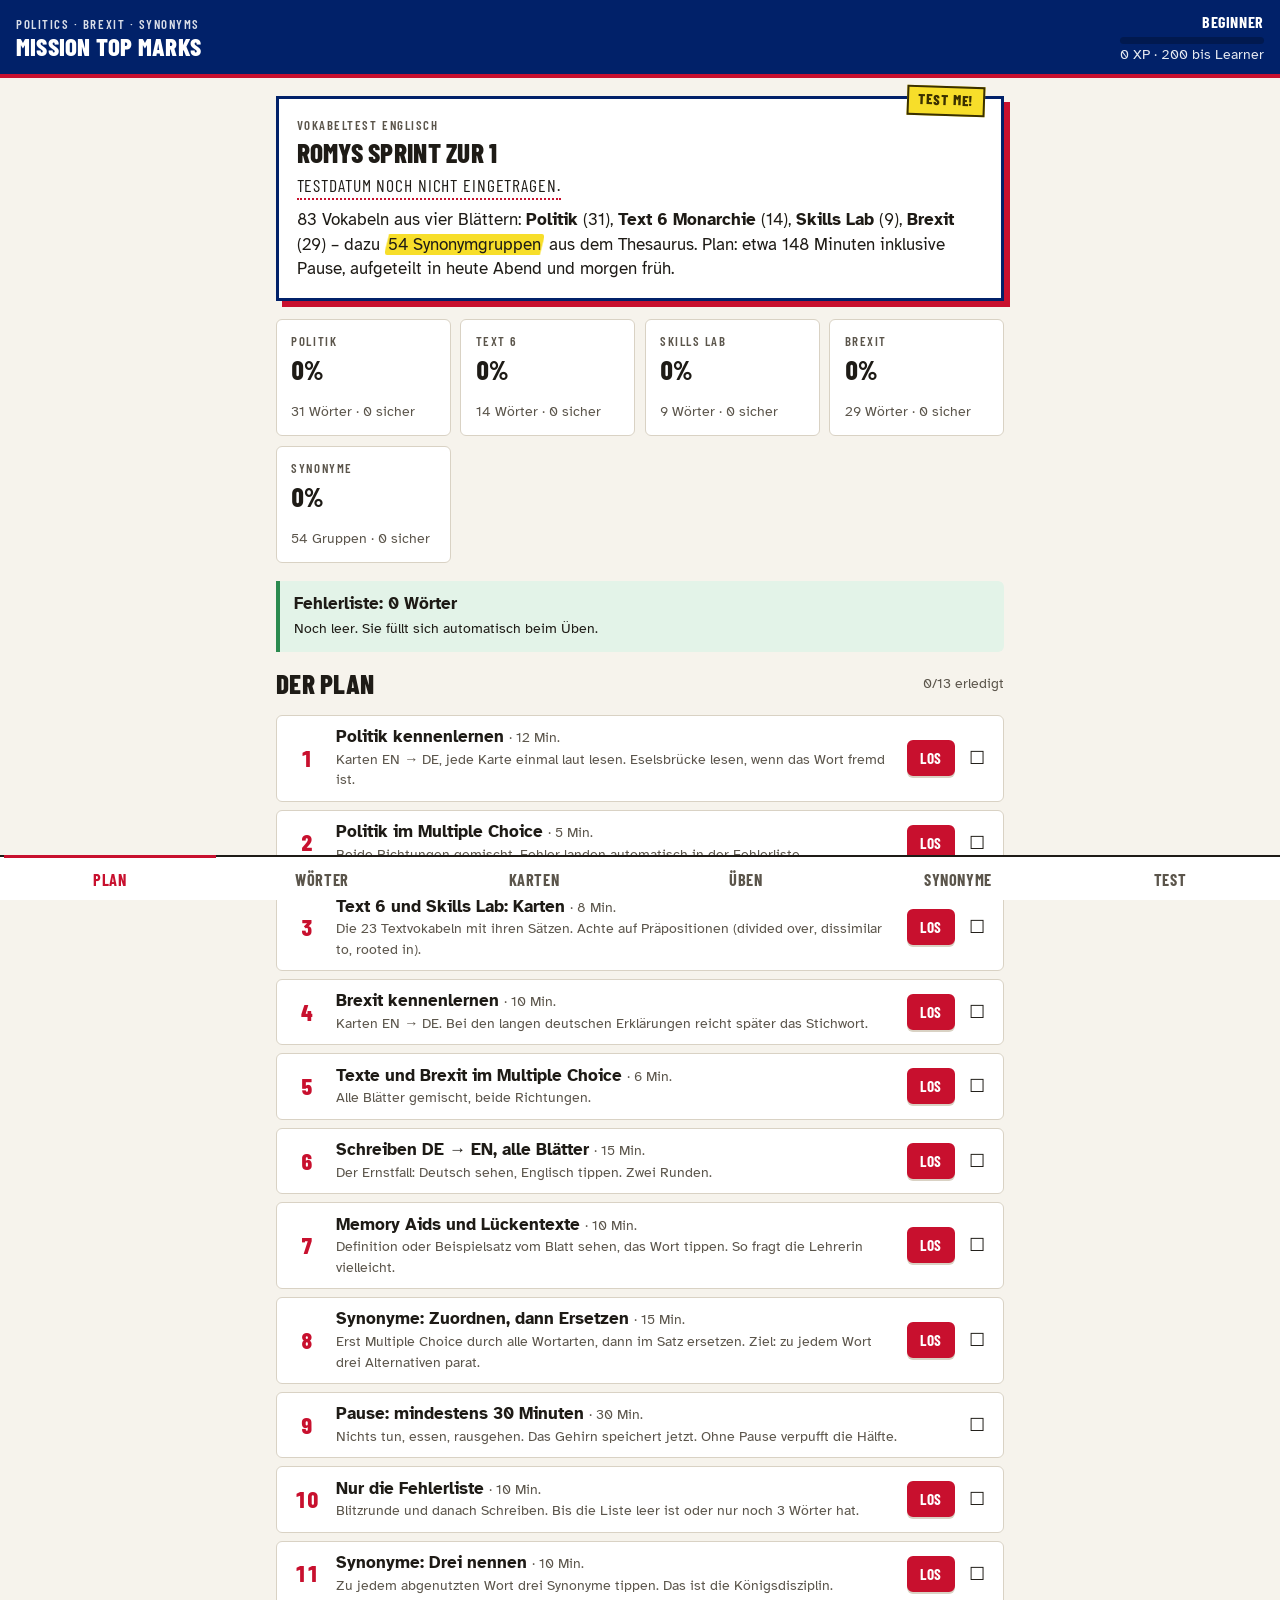
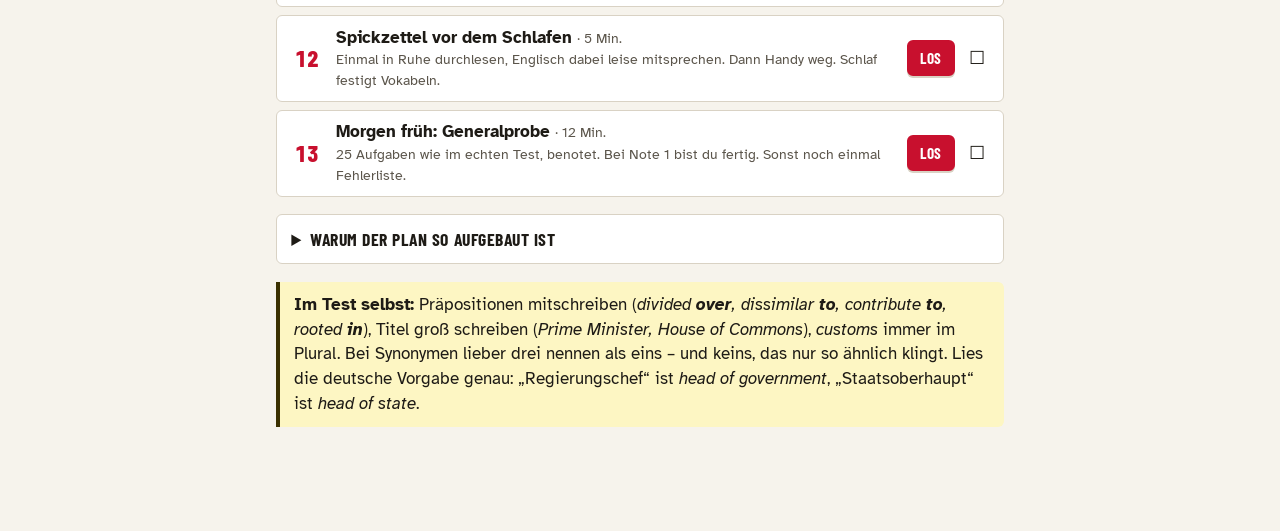
<file: index.html>
<!doctype html>
<html lang="de">
<head>
<meta charset="utf-8">
<meta name="viewport" content="width=device-width, initial-scale=1, viewport-fit=cover">
<meta name="description" content="Romys Vokabeltrainer für den Englisch-Test: Politics, British monarchy, Brexit und Synonyme">
<meta name="theme-color" content="#012169">
<title>Mission Top Marks</title>
<meta name="claude:viewport-fit-sides" content="cover">
<link rel="preconnect" href="https://fonts.googleapis.com">
<link rel="stylesheet" href="https://fonts.googleapis.com/css2?family=Barlow+Condensed:wght@600;700;800&family=Atkinson+Hyperlegible:ital,wght@0,400;0,700;1,400&display=swap">
<style>
/* Layout: ein Sprint-Trainer. Oben Kopfzeile mit Mission + XP, Mitte wechselnde Ansicht,
   unten feste Tab-Leiste. Optik: britische Wahlplakate, Navy und Rot wie der Union Jack, Textmarker für Synonyme. */
:root{
  --paper:#F6F3EC; --paper2:#FFFFFF; --ink:#1E1B16; --ink2:#5B554B; --line:#D9D2C4;
  --red:#C8102E; --red-fg:#FFFFFF; --navy:#012169; --navy-fg:#FFFFFF; --yellow:#F7DE2A; --yellow-ink:#3A3000;
  --green:#2B8A4F; --green-bg:#E3F3E8; --orange:#D27A12; --orange-bg:#FBEEDB; --red-bg:#F9E3DF;
  --blue:#2F5F9E; --blue-bg:#E4ECF7;
  --display:"Barlow Condensed","Arial Narrow",Impact,sans-serif;
  --body:"Atkinson Hyperlegible","Segoe UI",Roboto,Helvetica,Arial,sans-serif;
  --radius:6px; --shadow:0 2px 0 var(--line);
}
@media (prefers-color-scheme: dark){ :root:not([data-theme="light"]){
  --paper:#17191C; --paper2:#22252A; --ink:#F1EDE4; --ink2:#AFA89C; --line:#3A3E45;
  --red:#FF5A6E; --red-fg:#1A0C09; --navy:#1B2A5C; --navy-fg:#F1EDE4; --yellow:#E9CF1E; --yellow-ink:#1E1A00;
  --green:#5CC885; --green-bg:#1E3327; --orange:#F0A040; --orange-bg:#3B2B14; --red-bg:#3E1F1A;
  --blue:#7FAAE8; --blue-bg:#1E2B3F; --shadow:0 2px 0 #000; color-scheme:dark; } }
:root[data-theme="dark"]{
  --paper:#17191C; --paper2:#22252A; --ink:#F1EDE4; --ink2:#AFA89C; --line:#3A3E45;
  --red:#FF5A6E; --red-fg:#1A0C09; --navy:#1B2A5C; --navy-fg:#F1EDE4; --yellow:#E9CF1E; --yellow-ink:#1E1A00;
  --green:#5CC885; --green-bg:#1E3327; --orange:#F0A040; --orange-bg:#3B2B14; --red-bg:#3E1F1A;
  --blue:#7FAAE8; --blue-bg:#1E2B3F; --shadow:0 2px 0 #000; color-scheme:dark; }

*{box-sizing:border-box}
html,body{height:100%}
body{margin:0;background:var(--paper);color:var(--ink);font-family:var(--body);font-size:17px;line-height:1.45;-webkit-font-smoothing:antialiased}
body::before{content:"";position:fixed;inset:0 0 auto;height:env(safe-area-inset-top,0px);z-index:10;background:var(--navy)}
button,input{font:inherit;color:inherit}
button{cursor:pointer}
b{font-weight:700}
h1,h2,h3{font-family:var(--display);text-transform:uppercase;letter-spacing:.01em;line-height:1;margin:0;text-wrap:balance}
h1{font-size:2.1rem;font-weight:800}
h2{font-size:1.7rem;font-weight:800}
h3{font-size:1.25rem;font-weight:700}
.eyebrow{font-family:var(--display);text-transform:uppercase;letter-spacing:.12em;font-size:.8rem;font-weight:600;color:var(--ink2)}
.muted{color:var(--ink2)}
.small{font-size:.9rem}
mark,.hl{background:linear-gradient(104deg,transparent 2%,var(--yellow) 3%,var(--yellow) 97%,transparent 98%);color:inherit;padding:0 .2em;border-radius:2px}
:focus-visible{outline:3px solid var(--blue);outline-offset:2px}

/* Kopf */
.top{position:sticky;top:env(safe-area-inset-top,0px);z-index:9;background:var(--navy);color:var(--navy-fg);
  padding-block:.6rem;padding-left:max(16px,env(safe-area-inset-left,0px));padding-right:max(16px,env(safe-area-inset-right,0px));
  display:flex;align-items:center;justify-content:space-between;gap:1rem;border-bottom:4px solid var(--red)}
.top .brand h1{font-size:1.55rem;color:var(--navy-fg)}
.top .brand .eyebrow{color:var(--navy-fg);opacity:.85}
.xpbox{text-align:right;min-width:7.5rem}
.xpbox .lvl{font-family:var(--display);font-weight:700;text-transform:uppercase;font-size:1rem;letter-spacing:.04em}
.xpbar{height:7px;background:rgba(0,0,0,.25);border-radius:4px;overflow:hidden;margin-top:.25rem}
.xpbar i{display:block;height:100%;background:var(--red);width:0;transition:width .4s}
.xpbox .small{opacity:.9;font-variant-numeric:tabular-nums}

/* Hauptbereich */
main{max-width:760px;margin:0 auto;padding-block:1.1rem 6.5rem;
  padding-left:max(16px,env(safe-area-inset-left,0px));padding-right:max(16px,env(safe-area-inset-right,0px))}
section.view{display:flex;flex-direction:column;gap:1.1rem}
.stack{display:flex;flex-direction:column;gap:.75rem}
.row{display:flex;flex-wrap:wrap;gap:.5rem;align-items:center}
.between{justify-content:space-between}
.grow{flex:1;min-width:0}

/* Tabs unten */
nav.tabs{position:fixed;left:0;right:0;bottom:0;z-index:9;background:var(--paper2);border-top:2px solid var(--ink);
  display:flex;justify-content:space-around;padding-bottom:env(safe-area-inset-bottom,0px);
  padding-left:max(4px,env(safe-area-inset-left,0px));padding-right:max(4px,env(safe-area-inset-right,0px))}
nav.tabs a{flex:1;text-align:center;padding:.6rem .2rem .55rem;text-decoration:none;color:var(--ink2);
  font-family:var(--display);text-transform:uppercase;font-weight:700;font-size:1.02rem;letter-spacing:.04em;border-top:3px solid transparent;margin-top:-2px}
nav.tabs a.on{color:var(--red);border-top-color:var(--red)}
@media (max-width:420px){nav.tabs a{font-size:.88rem;letter-spacing:.02em;padding-inline:.1rem}}

/* Buttons */
.btn{display:inline-flex;align-items:center;justify-content:center;gap:.4rem;padding:.6rem 1rem;border:2px solid var(--ink);background:var(--paper2);
  border-radius:var(--radius);font-family:var(--display);text-transform:uppercase;font-weight:700;font-size:1.05rem;letter-spacing:.03em;box-shadow:var(--shadow);min-height:44px}
.btn:active{transform:translateY(2px);box-shadow:none}
.btn.primary{background:var(--red);color:var(--red-fg);border-color:var(--red)}
.btn.yellow{background:var(--yellow);color:var(--yellow-ink);border-color:var(--yellow-ink)}
.btn.ghost{border-color:var(--line);box-shadow:none;background:transparent}
.btn.ok{background:var(--green);color:#fff;border-color:var(--green)}
.btn.bad{background:var(--red-bg);border-color:var(--red);color:var(--ink)}
.btn.big{font-size:1.3rem;padding:.8rem 1.4rem;width:100%}
.btn[disabled]{opacity:.45;cursor:default}
.btn.sm{min-height:36px;padding:.3rem .7rem;font-size:.95rem}
.chips{display:flex;flex-wrap:wrap;gap:.4rem}
.chip{border:2px solid var(--line);background:var(--paper2);border-radius:999px;padding:.3rem .8rem;font-family:var(--display);text-transform:uppercase;font-weight:700;font-size:.95rem;letter-spacing:.03em;min-height:36px}
.chip.on{border-color:var(--ink);background:var(--ink);color:var(--paper)}
.chip.g.on{background:var(--yellow);color:var(--yellow-ink);border-color:var(--yellow-ink)}
.iconbtn{border:none;background:transparent;padding:.2rem .4rem;font-size:1.15rem;line-height:1;border-radius:4px}
.iconbtn:hover{background:var(--line)}

/* Karten/Boxen */
.card{background:var(--paper2);border:1px solid var(--line);border-radius:var(--radius);padding:1rem}
.card.ink{border:2px solid var(--ink);box-shadow:4px 4px 0 var(--ink)}
.poster{background:var(--paper2);border:3px solid var(--navy);padding:1.1rem 1.1rem 1rem;position:relative;box-shadow:6px 6px 0 var(--red)}
.poster .stamp{position:absolute;top:-.8rem;right:1rem;background:var(--yellow);color:var(--yellow-ink);font-family:var(--display);font-weight:800;text-transform:uppercase;
  padding:.15rem .6rem;transform:rotate(2deg);border:2px solid var(--yellow-ink);letter-spacing:.06em;font-size:.9rem}
.note{border-left:4px solid var(--blue);background:var(--blue-bg);padding:.7rem .9rem;border-radius:0 var(--radius) var(--radius) 0}
.note.y{border-color:var(--yellow-ink);background:color-mix(in srgb,var(--yellow) 28%,var(--paper2))}
.note.g{border-color:var(--green);background:var(--green-bg)}
.note.r{border-color:var(--red);background:var(--red-bg)}
.note.o{border-color:var(--orange);background:var(--orange-bg)}

/* Fortschritt */
.prog{display:grid;grid-template-columns:repeat(auto-fit,minmax(150px,1fr));gap:.6rem}
@media (max-width:420px){.prog{grid-template-columns:1fr 1fr}}
.pcard{background:var(--paper2);border:1px solid var(--line);border-radius:var(--radius);padding:.8rem .9rem;display:flex;flex-direction:column;gap:.35rem;text-align:left}
.pcard .n{font-family:var(--display);font-size:1.6rem;font-weight:800;font-variant-numeric:tabular-nums;line-height:1}
.bar{height:8px;background:var(--line);border-radius:4px;overflow:hidden}
.bar i{display:block;height:100%;background:var(--green);width:0;transition:width .4s}
.bar.y i{background:var(--yellow)}
.bar.r i{background:var(--red)}
.pcard button{all:unset;cursor:pointer}

/* Plan */
.steps{list-style:none;margin:0;padding:0;display:flex;flex-direction:column;gap:.5rem}
.steps li{display:grid;grid-template-columns:2.4rem 1fr auto;gap:.6rem;align-items:center;background:var(--paper2);border:1px solid var(--line);border-radius:var(--radius);padding:.6rem .7rem}
.steps li.done{opacity:.6}
.steps .k{font-family:var(--display);font-weight:800;font-size:1.4rem;color:var(--red);text-align:center;font-variant-numeric:tabular-nums}
.steps .t{min-width:0}
.steps .t small{display:block;color:var(--ink2)}
.steps li.done .k{color:var(--green)}
.countdown{font-family:var(--display);font-size:1.1rem;text-transform:uppercase;letter-spacing:.05em}

/* Wortliste */
.wl{display:flex;flex-direction:column;gap:.4rem}
.w{background:var(--paper2);border:1px solid var(--line);border-radius:var(--radius);padding:.6rem .8rem;display:grid;grid-template-columns:1fr auto;gap:.2rem .6rem;align-items:start}
.w.weak{border-color:var(--red)}
.w .en{font-weight:700;font-size:1.08rem}
.w .en .gen{font-weight:400;font-style:italic;color:var(--ink2);font-size:.9rem;margin-left:.3rem}
.w .en .ln{font-weight:600;font-family:var(--display);text-transform:uppercase;letter-spacing:.06em;font-size:.72rem;color:var(--red);margin-left:.4rem}
.w .aid{grid-column:1/-1;font-size:.9rem;color:var(--ink2);line-height:1.4}
.w .aid .lbl{font-family:var(--display);text-transform:uppercase;letter-spacing:.06em;font-size:.72rem;color:var(--red);font-weight:700;margin-right:.3rem}
.w .aid b{color:var(--ink)}
.w .de{color:var(--ink2)}
.w .acts{display:flex;gap:.1rem;grid-row:span 2;align-self:center}
.w .tip{grid-column:1/-1;font-size:.93rem;background:var(--blue-bg);border-radius:4px;padding:.4rem .6rem;margin-top:.3rem}
.w .tip::before{content:"Eselsbrücke · ";font-family:var(--display);text-transform:uppercase;letter-spacing:.06em;font-size:.78rem;color:var(--blue);font-weight:700}
.w .boxes{display:flex;gap:3px;grid-column:1/-1}
.w .boxes i{width:14px;height:6px;border-radius:2px;background:var(--line)}
.w .boxes i.f{background:var(--green)}
.search{width:100%;padding:.6rem .8rem;border:2px solid var(--line);border-radius:var(--radius);background:var(--paper2)}
details.fam{border:1px solid var(--line);border-radius:var(--radius);background:var(--paper2)}
details.fam summary{cursor:pointer;padding:.7rem .9rem;font-family:var(--display);text-transform:uppercase;font-weight:700;font-size:1.1rem;letter-spacing:.03em}
details.fam .body{padding:0 .9rem .9rem}
table{border-collapse:collapse;width:100%;font-size:.95rem}
td,th{text-align:left;padding:.35rem .4rem;border-bottom:1px solid var(--line);vertical-align:top}
th{font-family:var(--display);text-transform:uppercase;letter-spacing:.05em;font-size:.8rem;color:var(--ink2)}
.tblwrap{overflow-x:auto}

/* Flashcard */
.flash{perspective:1200px;min-height:270px}
.flash .inner{position:relative;width:100%;min-height:270px;transition:transform .45s;transform-style:preserve-3d}
.flash.flipped .inner{transform:rotateY(180deg)}
.face{position:absolute;inset:0;backface-visibility:hidden;-webkit-backface-visibility:hidden;background:var(--paper2);border:3px solid var(--ink);box-shadow:6px 6px 0 var(--ink);
  display:flex;flex-direction:column;align-items:center;justify-content:center;text-align:center;padding:1.2rem 1rem;gap:.5rem;cursor:pointer}
.face.back{transform:rotateY(180deg);background:var(--paper2);box-shadow:6px 6px 0 var(--red)}
.face .word{font-size:1.7rem;font-weight:700;line-height:1.2;text-wrap:balance}
.face .lang{position:absolute;top:.5rem;left:.7rem}
.face .cnt{position:absolute;top:.5rem;right:.7rem;font-variant-numeric:tabular-nums}
.face .hint{font-size:.95rem;max-width:34ch}
@media (prefers-reduced-motion: reduce){.flash .inner{transition:none}}

/* Quiz */
.q{display:flex;flex-direction:column;gap:.9rem}
.q .prompt{font-size:1.6rem;font-weight:700;line-height:1.2;text-wrap:balance}
.q .ctx{font-size:1.25rem;line-height:1.5}
.q .ctx .blank{display:inline-block;min-width:5ch;border-bottom:3px solid var(--red);padding:0 .3em;font-weight:700}
.opts{display:grid;grid-template-columns:1fr 1fr;gap:.55rem}
@media (max-width:520px){.opts{grid-template-columns:1fr}}
.opt{padding:.75rem .9rem;border:2px solid var(--line);background:var(--paper2);border-radius:var(--radius);text-align:left;font-size:1.05rem;min-height:48px;line-height:1.3}
.opt.right{border-color:var(--green);background:var(--green-bg)}
.opt.wrong{border-color:var(--red);background:var(--red-bg)}
.opt[disabled]{cursor:default}
.ans{width:100%;padding:.75rem .9rem;border:2px solid var(--ink);border-radius:var(--radius);background:var(--paper2);font-size:1.15rem}
.ans.ok{border-color:var(--green);background:var(--green-bg)}
.ans.near{border-color:var(--orange);background:var(--orange-bg)}
.ans.bad{border-color:var(--red);background:var(--red-bg)}
.fb{padding:.7rem .9rem;border-radius:var(--radius);font-size:1.05rem}
.fb.ok{background:var(--green-bg);border-left:4px solid var(--green)}
.fb.near{background:var(--orange-bg);border-left:4px solid var(--orange)}
.fb.bad{background:var(--red-bg);border-left:4px solid var(--red)}
.accents{display:flex;gap:.3rem;flex-wrap:wrap}
.accents button{border:1px solid var(--line);background:var(--paper2);border-radius:4px;min-width:38px;min-height:38px;font-size:1.1rem}
.progress-line{display:flex;gap:3px}
.progress-line i{flex:1;height:6px;background:var(--line);border-radius:3px}
.progress-line i.ok{background:var(--green)}
.progress-line i.near{background:var(--orange)}
.progress-line i.bad{background:var(--red)}
.progress-line i.cur{background:var(--ink)}
.timer{font-family:var(--display);font-size:2.2rem;font-weight:800;font-variant-numeric:tabular-nums;line-height:1}
.timer.low{color:var(--red)}

/* Memory */
.mem{display:grid;grid-template-columns:repeat(3,1fr);gap:.5rem}
@media (min-width:560px){.mem{grid-template-columns:repeat(4,1fr)}}
.mcard{min-height:84px;border:2px solid var(--ink);background:var(--paper2);border-radius:var(--radius);padding:.5rem;font-size:.98rem;line-height:1.25;display:flex;align-items:center;justify-content:center;text-align:center}
.mcard.en{background:var(--yellow);color:var(--yellow-ink)}
.mcard.sel{outline:3px solid var(--blue)}
.mcard.done{opacity:.25;border-style:dashed;pointer-events:none}

/* Ergebnis */
.grade{font-family:var(--display);font-size:5rem;font-weight:800;line-height:1;color:var(--red)}
.grade.good{color:var(--green)}
.result-list{list-style:none;margin:0;padding:0;display:flex;flex-direction:column;gap:.35rem}
.result-list li{display:grid;grid-template-columns:1.4rem 1fr;gap:.5rem;padding:.4rem .5rem;border-radius:4px;background:var(--paper2);border:1px solid var(--line);align-items:start}
.result-list li.bad{border-color:var(--red)}
.result-list li.near{border-color:var(--orange)}
.result-list .you{color:var(--ink2);font-size:.92rem}

/* Abfragen */
.reveal{background:var(--paper2);border:3px solid var(--ink);padding:1.3rem 1rem;text-align:center;min-height:170px;display:flex;flex-direction:column;justify-content:center;gap:.5rem}
.reveal .big{font-size:1.6rem;font-weight:700;line-height:1.2}

/* Spickzettel */
.cheat{columns:2;column-gap:1.4rem;font-size:.92rem}
@media (max-width:560px){.cheat{columns:1}}
.cheat h3{break-after:avoid;margin:.6rem 0 .3rem;color:var(--red)}
.cheat p{margin:0 0 .2rem;break-inside:avoid}
.cheat .e{font-weight:700}

#confetti{position:fixed;inset:0;pointer-events:none;z-index:50}
.toast{position:fixed;left:50%;bottom:calc(5.2rem + env(safe-area-inset-bottom,0px));transform:translateX(-50%);background:var(--ink);color:var(--paper);padding:.5rem .9rem;border-radius:999px;font-family:var(--display);text-transform:uppercase;font-weight:700;letter-spacing:.04em;z-index:20;opacity:0;transition:opacity .3s}
.toast.show{opacity:1}

/* Synonyme */
.syngrid{display:grid;grid-template-columns:1fr;gap:.4rem}
.syn{background:var(--paper2);border:1px solid var(--line);border-radius:var(--radius);padding:.6rem .8rem}
.syn.weak{border-color:var(--red)}
.syn .ow{font-weight:700;font-size:1.08rem}
.syn .ow .hl{font-weight:700}
.syn .ow small{font-weight:400;color:var(--ink2);margin-left:.4rem;font-size:.9rem}
.syn .list{display:flex;flex-wrap:wrap;gap:.3rem .5rem;margin-top:.35rem;font-size:.95rem}
.syn .list span{background:var(--blue-bg);border-radius:4px;padding:.1rem .45rem}
.syn .list span i{color:var(--ink2);font-style:normal;font-size:.85rem}
.ctx .ow{background:linear-gradient(104deg,transparent 2%,var(--yellow) 3%,var(--yellow) 97%,transparent 98%);color:var(--yellow-ink);padding:0 .25em;border-radius:2px;font-weight:700;text-decoration:line-through;text-decoration-color:var(--red);text-decoration-thickness:3px}
.datebox[hidden]{display:none}
.datebox{display:flex;gap:.5rem;align-items:center;flex-wrap:wrap}
.datebox input{padding:.4rem .6rem;border:2px solid var(--line);border-radius:var(--radius);background:var(--paper2)}
.countdown button{all:unset;cursor:pointer;border-bottom:2px dotted var(--red)}
.ipa{font-family:"Atkinson Hyperlegible","Segoe UI",sans-serif;font-weight:400;color:var(--ink2);font-size:.9rem;margin-left:.35rem}
</style>
</head>
<body>
<header class="top">
  <div class="brand">
    <div class="eyebrow">Politics · Brexit · Synonyms</div>
    <h1>Mission Top Marks</h1>
  </div>
  <div class="xpbox">
    <div class="lvl" id="lvl">Beginner</div>
    <div class="xpbar"><i id="xpfill"></i></div>
    <div class="small" id="xpnum">0 XP</div>
  </div>
</header>
<main id="view"></main>
<nav class="tabs" aria-label="Bereiche">
  <a href="#plan">Plan</a>
  <a href="#woerter">Wörter</a>
  <a href="#karten">Karten</a>
  <a href="#ueben">Üben</a>
  <a href="#synonyme">Synonyme</a>
  <a href="#test">Test</a>
</nav>
<canvas id="confetti" aria-hidden="true"></canvas>
<div class="toast" id="toast" role="status" aria-live="polite"></div>
<script>
/* Vokabeldaten – Englisch: Politics, Text 6 (British monarchy), Skills Lab, Brexit + Thesaurus
   Felder: id, s (Blatt: pol | mon | arg | bx), en, de, enA/deA (akzeptierte Antworten), keys (Stichwörter für lange dt. Erklärungen),
   ipa, line (Zeile im Text), aid {t: ex|def|wf|col|syn, x: Memory Aid vom Blatt, [[Wort]] = Stichwort},
   tip (Eselsbrücke), sent (Satz mit Lücke), gap (akzeptierte Lückenwörter), sentDe */
const SHEETS = {
  "pol": { name: "Politics: Topic Vocabulary", de: "Politik in Deutschland und Großbritannien", short: "Politik" },
  "mon": { name: "Text 6: The British monarchy", de: "unifying tradition or outdated anachronism?", short: "Text 6" },
  "arg": { name: "Skills Lab: Argumentative writing", de: "Textvokabeln", short: "Skills Lab" },
  "bx":  { name: "Brexit-related terms and phrases", de: "Brexit", short: "Brexit" }
};

const W = [
  /* ---------- Politics: Topic Vocabulary ---------- */
  { id:"p01", s:"pol", en:"(to) win a seat", de:"einen Sitz gewinnen",
    enA:["win a seat","win seats"], deA:["einen sitz gewinnen","sitz gewinnen","einen sitz im parlament gewinnen","einen parlamentssitz gewinnen"],
    aid:{ t:"ex", x:"The party got very few votes in the election and therefore didn't [[win]] any seats in parliament." },
    tip:"Ein <b>seat</b> ist ein Sitz im Parlament. Wer die Wahl im Wahlkreis gewinnt, <b>gewinnt</b> den Sitz. Gegenteil: <i>lose a seat</i>.",
    sent:"In 2019 the Greens managed to ___ in Brighton again.", gap:["win a seat"], sentDe:"2019 gelang es den Grünen, in Brighton wieder einen Sitz zu gewinnen." },
  { id:"p02", s:"pol", en:"(to) be divided into two states", de:"in zwei Staaten geteilt sein",
    enA:["be divided into two states","divided into two states"], deA:["in zwei staaten geteilt sein","in zwei staaten geteilt","geteilt sein","in zwei staaten aufgeteilt sein"],
    aid:{ t:"ex", x:"Germany was [[divided]] into two states in 1961." },
    tip:"<b>divide</b> = dividieren = teilen. <i>be divided into</i> = geteilt sein <b>in</b>. Merke das <b>into</b>: Bewegung hinein in zwei Teile.",
    sent:"After 1949 Germany was ___ for forty years.", gap:["divided into two states"], sentDe:"Nach 1949 war Deutschland vierzig Jahre lang in zwei Staaten geteilt." },
  { id:"p03", s:"pol", en:"(Federal) Chancellor", de:"(Bundes-)Kanzler/in",
    enA:["federal chancellor","chancellor"], deA:["bundeskanzler","bundeskanzlerin","kanzler","kanzlerin","bundes kanzler","bundes kanzlerin"],
    aid:{ t:"ex", x:"Angela Merkel was elected as the [[Chancellor]] of the grand coalition in Germany in 2005." },
    tip:"<b>Chancellor</b> und Kanzler kommen beide vom lateinischen <i>cancellarius</i>. Groß geschrieben, wenn es der Titel ist. <b>Federal</b> = Bundes-.",
    sent:"Olaf Scholz became ___ in December 2021.", gap:["Federal Chancellor","Chancellor"], sentDe:"Olaf Scholz wurde im Dezember 2021 Bundeskanzler." },
  { id:"p04", s:"pol", en:"(Federal) President", de:"(Bundes-)Präsident/in",
    enA:["federal president","president"], deA:["bundespräsident","bundespräsidentin","präsident","präsidentin","bundes präsident"],
    aid:{ t:"wf", x:"(to) preside at/over sth. – [[president]] – presidential" },
    tip:"Wortfamilie: <b>preside</b> (den Vorsitz haben) → <b>president</b> → <b>presidential</b>. Der Bundespräsident „presides“, der Kanzler regiert.",
    sent:"The ___ signs laws but does not govern the country.", gap:["Federal President","President"], sentDe:"Der Bundespräsident unterschreibt Gesetze, regiert das Land aber nicht." },
  { id:"p05", s:"pol", en:"federal state", de:"Bundesland",
    enA:["federal state"], deA:["bundesland","das bundesland","bundesländer"],
    aid:{ t:"def", x:"an administrative territory into which a country is divided which controls its own affairs but is ruled by central government" },
    tip:"<b>federal</b> = Bundes- (lat. <i>foedus</i> = Bündnis). Ein <b>state</b> innerhalb des Bundes = Bundesland. Nicht <i>country</i>!",
    sent:"Bavaria is the largest ___ in Germany.", gap:["federal state"], sentDe:"Bayern ist das größte Bundesland in Deutschland." },
  { id:"p06", s:"pol", en:"First Minister", de:"Ministerpräsident",
    enA:["first minister"], deA:["ministerpräsident","ministerpräsidentin","der ministerpräsident"],
    aid:{ t:"col", x:"other collocations with Minister: Finance / Foreign / Prime Minister" },
    tip:"Der <b>erste</b> Minister eines Bundeslands = Ministerpräsident. Andere Minister: <i>Finance / Foreign / Prime Minister</i>. Nicht mit <i>Prime Minister</i> (Premier des ganzen Landes) verwechseln!",
    sent:"The ___ of Bavaria met the Chancellor in Berlin.", gap:["First Minister"], sentDe:"Der bayerische Ministerpräsident traf den Kanzler in Berlin." },
  { id:"p07", s:"pol", en:"reunification", de:"Wiedervereinigung",
    enA:["reunification"], deA:["wiedervereinigung","die wiedervereinigung"],
    aid:{ t:"wf", x:"(to) reunify – [[reunification]] – reunified (adj)" },
    tip:"<b>re</b> (wieder) + <b>uni</b> (eins) + <b>-fication</b> (machen) = Wiedervereinigung. Verb: <i>reunify</i>, Adjektiv: <i>reunified</i>.",
    sent:"German ___ took place on 3 October 1990.", gap:["reunification"], sentDe:"Die deutsche Wiedervereinigung fand am 3. Oktober 1990 statt." },
  { id:"p08", s:"pol", en:"(constitutional) monarchy", de:"(konstitutionelle) Monarchie",
    enA:["constitutional monarchy","monarchy"], deA:["konstitutionelle monarchie","monarchie","die monarchie"],
    aid:{ t:"wf", x:"[[monarchy]] – monarch – monarchist – monarchical" },
    tip:"<b>constitution</b> = Verfassung: Der Monarch ist an die Verfassung gebunden. Familie: monarchy – monarch – monarchist – monarchical.",
    sent:"The UK is a ___: the King reigns, but Parliament rules.", gap:["constitutional monarchy"], sentDe:"Das Vereinigte Königreich ist eine konstitutionelle Monarchie: Der König herrscht, aber das Parlament regiert." },
  { id:"p09", s:"pol", en:"constituency", de:"Wahlkreis",
    enA:["constituency"], deA:["wahlkreis","der wahlkreis","wahlbezirk"],
    aid:{ t:"ex", x:"His [[constituency]] is known for voting Labour." },
    tip:"<b>constituents</b> = die Wähler, die einen Abgeordneten „konstituieren“. Ihr Gebiet = <b>constituency</b> = Wahlkreis. Betonung: con-STIT-uency.",
    sent:"Each ___ in the UK elects exactly one MP.", gap:["constituency"], sentDe:"Jeder Wahlkreis im Vereinigten Königreich wählt genau einen Abgeordneten." },
  { id:"p10", s:"pol", en:"first-past-the-post", de:"Mehrheitswahlrecht",
    enA:["first past the post","first past the post system"], deA:["mehrheitswahlrecht","das mehrheitswahlrecht","mehrheitswahl","mehrheitswahlsystem"],
    aid:{ t:"def", x:"a system where only the party with the most votes is elected to government" },
    tip:"Bild vom Pferderennen: Wer als Erster am <b>Pfosten</b> (post) vorbei ist, gewinnt alles. Drei Bindestriche! Gegenteil: <i>proportional representation</i>.",
    sent:"Critics say the ___ system wastes millions of votes.", gap:["first-past-the-post"], sentDe:"Kritiker sagen, das Mehrheitswahlrecht verschwende Millionen Stimmen." },
  { id:"p11", s:"pol", en:"House of Commons", de:"Britisches Unterhaus",
    enA:["house of commons","the commons"], deA:["britisches unterhaus","unterhaus","das unterhaus","das britische unterhaus"],
    aid:{ t:"def", x:"the lower house of the British parliament, composed of representatives voted for by the public, including the Prime Minister" },
    tip:"<b>Commons</b> = die „Gewöhnlichen“, das Volk → das gewählte <b>Unterhaus</b>. Grüne Bänke. Hier sitzt der Prime Minister.",
    sent:"The Prime Minister answers questions in the ___ every Wednesday.", gap:["House of Commons"], sentDe:"Der Premierminister beantwortet jeden Mittwoch Fragen im Unterhaus." },
  { id:"p12", s:"pol", en:"House of Lords", de:"Britisches Oberhaus",
    enA:["house of lords","the lords"], deA:["britisches oberhaus","oberhaus","das oberhaus","das britische oberhaus"],
    aid:{ t:"def", x:"the upper house of the British parliament, composed of the leading clergy and nobles" },
    tip:"<b>Lords</b> = Adlige und Bischöfe, nicht gewählt → <b>Oberhaus</b>. Rote Bänke. Merke: Lords oben, Commons unten.",
    sent:"The ___ can delay a law, but not stop it forever.", gap:["House of Lords"], sentDe:"Das Oberhaus kann ein Gesetz verzögern, aber nicht für immer stoppen." },
  { id:"p13", s:"pol", en:"Member of Parliament (MP)", de:"Parlamentsmitglied",
    enA:["member of parliament","mp","members of parliament"], deA:["parlamentsmitglied","abgeordneter","abgeordnete","parlamentsabgeordneter","mitglied des parlaments"],
    aid:{ t:"ex", x:"The [[Members of Parliament]] were outraged when the Prime Minister told them their budget had been cut." },
    tip:"Wörtlich: Mitglied des Parlaments. Abkürzung <b>MP</b>, Plural <b>MPs</b>. Achtung: Plural ist <i>Members of Parliament</i>, nicht Member of Parliaments.",
    sent:"She has been a ___ for Manchester since 2015.", gap:["Member of Parliament","MP"], sentDe:"Sie ist seit 2015 Abgeordnete für Manchester." },
  { id:"p14", s:"pol", en:"monarch", ipa:"ˈmɒnək", de:"Monarch/in",
    enA:["monarch"], deA:["monarch","monarchin","der monarch","herrscher","herrscherin","könig","königin"],
    aid:{ t:"syn", x:"king – queen" },
    tip:"Griechisch <b>mon-</b> = allein, <b>-arch</b> = Herrscher: der Alleinherrscher. Aussprache [ˈmɒnək], das <i>ch</i> klingt wie <i>k</i>. Synonym: king – queen.",
    sent:"Charles III became ___ in September 2022.", gap:["monarch"], sentDe:"Charles III. wurde im September 2022 Monarch." },
  { id:"p15", s:"pol", en:"Prime Minister", de:"Premierminister/in",
    enA:["prime minister","pm"], deA:["premierminister","premierministerin","premier","der premierminister","ministerpräsident von großbritannien"],
    aid:{ t:"def", x:"the head of the government and head of the executive branch" },
    tip:"<b>prime</b> = erster, wichtigster (Primzahl, Primus). Der erste Minister des Landes = Premierminister. Abkürzung <b>PM</b>.",
    sent:"The ___ lives at 10 Downing Street.", gap:["Prime Minister"], sentDe:"Der Premierminister wohnt in der Downing Street 10." },
  { id:"p16", s:"pol", en:"the executive", ipa:"ɪɡˈzekjətɪv", de:"Exekutive, ausführende Gewalt, vollziehende Gewalt",
    enA:["the executive","executive"], deA:["exekutive","die exekutive","ausführende gewalt","vollziehende gewalt","die ausführende gewalt","regierung"],
    aid:{ t:"def", x:"the branch of government that has sole authority and responsibility for the daily administration of the state" },
    tip:"<b>execute</b> = ausführen → die Exekutive <b>führt</b> Gesetze <b>aus</b> (die Regierung). Aussprache [ɪɡˈzekjətɪv], Betonung auf -ZEK-. Die anderen Gewalten: <i>legislature</i>, <i>judiciary</i>. Formell (fml).",
    sent:"In Britain the Prime Minister and the cabinet form ___.", gap:["the executive"], sentDe:"In Großbritannien bilden der Premierminister und das Kabinett die Exekutive." },
  { id:"p17", s:"pol", en:"legislature", ipa:"ˈledʒɪsleɪtʃə", de:"Legislative",
    enA:["legislature","legislative assembly"], deA:["legislative","die legislative","gesetzgebende gewalt","gesetzgebung","parlament"],
    aid:{ t:"def", x:"assembly with the power to pass, amend, and repeal laws (also called a legislative assembly)" },
    tip:"Lat. <b>lex/legis</b> = Gesetz + <b>latum</b> = gebracht: die Gesetz-Bringer = das Parlament. Aussprache [ˈledʒɪsleɪtʃə]. Sie kann Gesetze <i>pass, amend, repeal</i> (verabschieden, ändern, aufheben).",
    sent:"The ___ has the power to pass, amend and repeal laws.", gap:["legislature"], sentDe:"Die Legislative hat die Macht, Gesetze zu verabschieden, zu ändern und aufzuheben." },
  { id:"p18", s:"pol", en:"(to) abolish sth.", de:"etwas abschaffen",
    enA:["abolish"], deA:["abschaffen","etwas abschaffen","aufheben"],
    aid:{ t:"wf", x:"(to) [[abolish]] sth. – abolition – abolished (adj)" },
    tip:"Lat. <b>abolere</b> = vernichten. Denk an <i>the abolition of slavery</i> (Abschaffung der Sklaverei). Nomen: <b>abolition</b>, Adjektiv: <b>abolished</b>.",
    sent:"Many people want to ___ the House of Lords.", gap:["abolish"], sentDe:"Viele Menschen wollen das Oberhaus abschaffen." },
  { id:"p19", s:"pol", en:"(to) adopt a policy", de:"eine politische Richtung einschlagen",
    enA:["adopt a policy"], deA:["eine politische richtung einschlagen","politische richtung einschlagen","eine politik verfolgen","eine politik beschließen","eine politische linie einschlagen","einen kurs einschlagen"],
    aid:{ t:"col", x:"other collocations with policy: (to) develop / (to) implement / (to) pursue a policy" },
    tip:"<b>adopt</b> = annehmen (wie ein Kind adoptieren). <b>policy</b> = politische Linie, nicht <i>politics</i>! Kollokationen: <i>develop / implement / pursue a policy</i>.",
    sent:"The government decided to ___ of zero tolerance.", gap:["adopt a policy"], sentDe:"Die Regierung beschloss, eine Politik der Nulltoleranz einzuschlagen." },
  { id:"p20", s:"pol", en:"democracy", de:"Demokratie",
    enA:["democracy"], deA:["demokratie","die demokratie"],
    aid:{ t:"def", x:"a political system where the government is chosen by the people in a vote" },
    tip:"Griechisch <b>demos</b> (Volk) + <b>kratos</b> (Herrschaft). Schreibung: demo-<b>cracy</b> mit c. Adjektiv: <i>democratic</i>.",
    sent:"In a ___ the people choose their government in free elections.", gap:["democracy"], sentDe:"In einer Demokratie wählt das Volk seine Regierung in freien Wahlen." },
  { id:"p21", s:"pol", en:"republic", de:"Republik",
    enA:["republic"], deA:["republik","die republik"],
    aid:{ t:"ex", x:"South Africa became a [[republic]] in 1961." },
    tip:"Lat. <b>res publica</b> = öffentliche Sache. Staat ohne Monarch, mit Präsident. Schreibung: re-<b>public</b>, genau wie <i>public</i>.",
    sent:"France became a ___ after the revolution of 1789.", gap:["republic"], sentDe:"Frankreich wurde nach der Revolution von 1789 eine Republik." },
  { id:"p22", s:"pol", en:"constitutional court", de:"Verfassungsgericht",
    enA:["constitutional court"], deA:["verfassungsgericht","das verfassungsgericht","bundesverfassungsgericht"],
    aid:{ t:"def", x:"a court which decides whether laws that are questioned are constitutional or not" },
    tip:"<b>constitution</b> = Verfassung, <b>court</b> = Gericht. In Deutschland: das Bundesverfassungsgericht in Karlsruhe.",
    sent:"The ___ ruled that the new law was unconstitutional.", gap:["constitutional court"], sentDe:"Das Verfassungsgericht entschied, dass das neue Gesetz verfassungswidrig war." },
  { id:"p23", s:"pol", en:"head of government", de:"Regierungsführer",
    enA:["head of government"], deA:["regierungsführer","regierungschef","regierungschefin","regierungsoberhaupt","der regierungschef"],
    aid:{ t:"ex", x:"Britain had Tony Blair as its [[head]] of government for 10 years." },
    tip:"<b>head</b> = Kopf, Chef. Chef der Regierung = Kanzler oder Premier. Vergleiche <i>head of state</i> = Staatsoberhaupt.",
    sent:"In Germany the Chancellor is the ___, not the President.", gap:["head of government"], sentDe:"In Deutschland ist der Kanzler der Regierungschef, nicht der Präsident." },
  { id:"p24", s:"pol", en:"head of state", de:"Staatsoberhaupt",
    enA:["head of state"], deA:["staatsoberhaupt","das staatsoberhaupt","staatschef"],
    aid:{ t:"def", x:"the official leader of a country" },
    tip:"Oberhaupt des <b>Staates</b>: In Großbritannien der König, in Deutschland der Bundespräsident. Repräsentiert, regiert aber meist nicht.",
    sent:"The King is the British ___, but he has no real political power.", gap:["head of state"], sentDe:"Der König ist das britische Staatsoberhaupt, hat aber keine echte politische Macht." },
  { id:"p25", s:"pol", en:"(to) hold a referendum", de:"eine Volksabstimmung durchführen",
    enA:["hold a referendum"], deA:["eine volksabstimmung durchführen","volksabstimmung durchführen","ein referendum durchführen","ein referendum abhalten","eine volksabstimmung abhalten"],
    aid:{ t:"def", x:"to give all the people in a country the opportunity to vote on an important issue" },
    tip:"<b>hold</b> = abhalten (wie <i>hold elections</i>, <i>hold a meeting</i>). <b>referendum</b> = Volksabstimmung. Plural: referendums oder referenda.",
    sent:"In 2016 the UK decided to ___ on EU membership.", gap:["hold a referendum"], sentDe:"2016 beschloss das Vereinigte Königreich, eine Volksabstimmung über die EU-Mitgliedschaft durchzuführen." },
  { id:"p26", s:"pol", en:"(to) hold elections", de:"Wahlen abhalten",
    enA:["hold elections","hold an election"], deA:["wahlen abhalten","wahlen durchführen","eine wahl abhalten"],
    aid:{ t:"col", x:"other collocations with election: (to) win/lose an / vote in an / stand for election" },
    tip:"Wieder <b>hold</b> = abhalten. Kollokationen: <i>win/lose an election, vote in an election, stand for election</i> (kandidieren).",
    sent:"The country will ___ next spring.", gap:["hold elections"], sentDe:"Das Land wird im nächsten Frühjahr Wahlen abhalten." },
  { id:"p27", s:"pol", en:"minister", de:"Minister/in",
    enA:["minister"], deA:["minister","ministerin","der minister"],
    aid:{ t:"def", x:"a person in a high position in government" },
    tip:"Lat. <b>minister</b> = Diener: ein Minister „dient“ dem Staat. Englische Betonung vorn: MIN-ister.",
    sent:"The ___ for education announced new school reforms.", gap:["minister"], sentDe:"Der Bildungsminister kündigte neue Schulreformen an." },
  { id:"p28", s:"pol", en:"(to) pass a law", de:"ein Gesetz verabschieden",
    enA:["pass a law"], deA:["ein gesetz verabschieden","gesetz verabschieden","ein gesetz erlassen","ein gesetz beschließen"],
    aid:{ t:"col", x:"other collocations with law: (to) be against the / (to) become a / (to) break the / (to) be within the law" },
    tip:"<b>pass</b> = durchbringen, wie bei einer Prüfung (<i>pass an exam</i>). Weitere: <i>break the law, be against the law, become a law, be within the law</i>.",
    sent:"Parliament is expected to ___ banning plastic bags.", gap:["pass a law"], sentDe:"Das Parlament wird voraussichtlich ein Gesetz verabschieden, das Plastiktüten verbietet." },
  { id:"p29", s:"pol", en:"political party", de:"politische Partei",
    enA:["political party"], deA:["politische partei","partei","eine politische partei"],
    aid:{ t:"ex", x:"The two largest [[political]] parties in Britain are the Conservative Party and the Labour Party." },
    tip:"<b>party</b> = Partei (und Party!). Die großen in Großbritannien: <i>Conservative Party (Tories), Labour Party, Liberal Democrats</i>.",
    sent:"Labour is the oldest ___ still represented in Parliament.", gap:["political party"], sentDe:"Labour ist die älteste politische Partei, die noch im Parlament vertreten ist." },
  { id:"p30", s:"pol", en:"proportional representation", de:"Verhältniswahlsystem",
    enA:["proportional representation","pr"], deA:["verhältniswahlsystem","verhältniswahlrecht","verhältniswahl","das verhältniswahlsystem"],
    aid:{ t:"def", x:"a system which gives each party a number of seats in parliament based on how many votes they receive in an election" },
    tip:"<b>proportional</b> = im Verhältnis: 30 % der Stimmen = 30 % der Sitze. Abkürzung <b>PR</b>. Gegenteil: <i>first-past-the-post</i>.",
    sent:"Germany uses a system of ___ for the Bundestag.", gap:["proportional representation"], sentDe:"Deutschland verwendet für den Bundestag ein Verhältniswahlsystem." },
  { id:"p31", s:"pol", en:"(to) sign a petition", de:"eine Petition unterzeichnen",
    enA:["sign a petition"], deA:["eine petition unterzeichnen","petition unterzeichnen","eine petition unterschreiben","petition unterschreiben"],
    aid:{ t:"ex", x:"Thousands of people [[signed]] a petition against the sale of meat from cloned animals in supermarkets." },
    tip:"<b>sign</b> = unterschreiben (Signatur), <b>petition</b> = Bittschrift. Online: <i>e-petition</i>. Verb: <i>petition the government</i>.",
    sent:"More than a million people ___ to stop the airport.", gap:["signed a petition"], sentDe:"Mehr als eine Million Menschen unterzeichneten eine Petition gegen den Flughafen." },

  /* ---------- Text 6: The British monarchy – unifying tradition or outdated anachronism? ---------- */
  { id:"m01", s:"mon", line:1, en:"profoundly rooted", de:"zutiefst verwurzelt",
    enA:["profoundly rooted"], deA:["zutiefst verwurzelt","tief verwurzelt","fest verwurzelt"],
    aid:{ t:"ex", x:"Despite her cosmopolitan upbringing, she appears to be [[profoundly rooted]] in the culture of her homeland." },
    tip:"<b>profound</b> = tief(gründig), <b>root</b> = Wurzel. Wie ein Baum mit tiefen Wurzeln. Vergleiche Skills Lab: <i>rooted in history</i>. Immer mit <b>in</b>.",
    sent:"Despite her cosmopolitan upbringing, she appears to be ___ in the culture of her homeland.", gap:["profoundly rooted"], sentDe:"Trotz ihrer kosmopolitischen Erziehung scheint sie zutiefst in der Kultur ihrer Heimat verwurzelt zu sein." },
  { id:"m02", s:"mon", line:2, en:"misleading", de:"irreführend",
    enA:["misleading"], deA:["irreführend","irreführende","täuschend"],
    aid:{ t:"ex", x:"Banks face prosecution if they provide false or [[misleading]] information to customers." },
    tip:"<b>mis-</b> (falsch) + <b>lead</b> (führen) = in die Irre führen. Verb: <i>to mislead</i>, Vergangenheit <i>misled</i>.",
    sent:"Banks face prosecution if they provide false or ___ information to customers.", gap:["misleading"], sentDe:"Banken droht Strafverfolgung, wenn sie Kunden falsche oder irreführende Informationen geben." },
  { id:"m03", s:"mon", line:13, en:"apparent", de:"scheinbar",
    enA:["apparent"], deA:["scheinbar","anscheinend","offensichtlich"],
    aid:{ t:"ex", x:"Their affluence is more [[apparent]] than real." },
    tip:"<b>appear</b> = erscheinen → <b>apparent</b> = so, wie es erscheint = scheinbar. Schreibung: ap-pa-rent, zwei p wie <i>appear</i>. Kann auch „offensichtlich“ bedeuten.",
    sent:"Their affluence is more ___ than real.", gap:["apparent"], sentDe:"Ihr Wohlstand ist mehr scheinbar als echt." },
  { id:"m04", s:"mon", line:17, en:"deceptive", de:"trügerisch",
    enA:["deceptive"], deA:["trügerisch","täuschend","irreführend"],
    aid:{ t:"ex", x:"He seemed like a friendly young man, but his appearance was [[deceptive]]." },
    tip:"<b>deceive</b> = täuschen (lat. <i>decipere</i>). Merke den Spruch: <i>Appearances can be deceptive</i> = Der Schein trügt.",
    sent:"He seemed like a friendly young man, but his appearance was ___.", gap:["deceptive"], sentDe:"Er wirkte wie ein freundlicher junger Mann, aber sein Äußeres war trügerisch." },
  { id:"m05", s:"mon", line:21, en:"be dissimilar to sb./sth.", de:"anders als jd./etw. sein",
    enA:["be dissimilar to","dissimilar to","dissimilar"], deA:["anders als jemand etwas sein","anders sein als","anders als etwas sein","anders als jemand sein","unähnlich sein","sich unterscheiden von","anders sein"],
    aid:{ t:"ex", x:"The Spanish way of life is quite [[dissimilar to]] that in Germany." },
    tip:"<b>dis-</b> + <b>similar</b> = unähnlich. Wichtig: die Präposition <b>to</b>, genau wie <i>similar to</i>.",
    sent:"The Spanish way of life is quite ___ that in Germany.", gap:["dissimilar to"], sentDe:"Die spanische Lebensart ist ganz anders als die in Deutschland." },
  { id:"m06", s:"mon", line:24, en:"row (n)", ipa:"raʊ", de:"Streitigkeit",
    enA:["row"], deA:["streitigkeit","streit","krach","auseinandersetzung","die streitigkeit"],
    aid:{ t:"ex", x:"The singer's concert was cancelled due to the [[row]] over his alleged sexist comments." },
    tip:"Aussprache [raʊ], reimt sich auf <i>now</i>, nicht auf <i>row</i> (Reihe) [rəʊ]! Ein lauter Krach = Streit. <i>have a row with sb.</i>",
    sent:"The singer's concert was cancelled due to the ___ over his alleged sexist comments.", gap:["row"], sentDe:"Das Konzert des Sängers wurde wegen des Streits über seine angeblichen sexistischen Kommentare abgesagt." },
  { id:"m07", s:"mon", line:26, en:"exception", de:"Ausnahme",
    enA:["exception"], deA:["ausnahme","die ausnahme"],
    aid:{ t:"ex", x:"The [[exception]] proves the rule." },
    tip:"<b>except</b> = außer → die Ausnahme. Schreibung: ex-<b>c</b>eption, nicht wie <i>accept</i>. Adjektiv: <i>exceptional</i> = außergewöhnlich.",
    sent:"The ___ proves the rule.", gap:["exception"], sentDe:"Die Ausnahme bestätigt die Regel." },
  { id:"m08", s:"mon", line:29, en:"milestone", de:"Meilenstein",
    enA:["milestone"], deA:["meilenstein","der meilenstein"],
    aid:{ t:"ex", x:"The 19th Amendment represented a [[milestone]] in women's voting rights in the US." },
    tip:"<b>mile</b> + <b>stone</b> = Meilenstein, wörtlich übersetzt. Ein Wort, kein Bindestrich.",
    sent:"The 19th Amendment represented a ___ in women's voting rights in the US.", gap:["milestone"], sentDe:"Der 19. Verfassungszusatz stellte einen Meilenstein für das Frauenwahlrecht in den USA dar." },
  { id:"m09", s:"mon", line:29, en:"reign (n)", ipa:"reɪn", de:"Regentschaft",
    enA:["reign"], deA:["regentschaft","herrschaft","regierungszeit","die regentschaft"],
    aid:{ t:"ex", x:"Queen Elizabeth II's [[reign]] was the longest in the history of the British monarchy." },
    tip:"Aussprache wie <i>rain</i> [reɪn]. Schreibung mit stummem <b>g</b> wie <i>sign</i>. Nicht verwechseln mit <i>rein</i> (Zügel). Verb: <i>to reign</i> = herrschen.",
    sent:"Queen Elizabeth II's ___ was the longest in the history of the British monarchy.", gap:["reign"], sentDe:"Die Regentschaft von Königin Elisabeth II. war die längste in der Geschichte der britischen Monarchie." },
  { id:"m10", s:"mon", line:30, en:"reluctance", de:"Widerstreben",
    enA:["reluctance"], deA:["widerstreben","widerwille","zögern","abneigung","das widerstreben"],
    aid:{ t:"ex", x:"There continues to be some [[reluctance]] to provide job opportunities to women in the private sector, possibly in part due to maternity-related benefits which women are entitled to." },
    tip:"Lat. <b>reluctari</b> = sich sträuben. Adjektiv <b>reluctant</b> = widerwillig: <i>be reluctant to do sth.</i> Endung <b>-ance</b> wie <i>importance</i>.",
    sent:"There continues to be some ___ to provide job opportunities to women in the private sector.", gap:["reluctance"], sentDe:"Es gibt weiterhin ein gewisses Widerstreben, Frauen in der Privatwirtschaft Jobchancen zu bieten." },
  { id:"m11", s:"mon", line:35, en:"enjoy respect", de:"Respekt genießen",
    enA:["enjoy respect","enjoy great respect"], deA:["respekt genießen","ansehen genießen","respekt haben"],
    aid:{ t:"ex", x:"The MP [[enjoys great respect]] among his constituents due to the improvements he has achieved for the region." },
    tip:"<b>enjoy</b> heißt nicht nur „Spaß haben“, sondern auch „genießen, haben“: <i>enjoy respect, enjoy good health, enjoy a privilege</i>. 1:1 wie deutsch „Respekt genießen“.",
    sent:"The MP ___ among his constituents due to the improvements he has achieved for the region.", gap:["enjoys great respect","enjoys respect"], sentDe:"Der Abgeordnete genießt großen Respekt bei seinen Wählern wegen der Verbesserungen, die er für die Region erreicht hat." },
  { id:"m12", s:"mon", line:36, en:"embody an institution", de:"eine Institution verkörpern",
    enA:["embody an institution","embody the institution","embody"], deA:["eine institution verkörpern","institution verkörpern","verkörpern"],
    aid:{ t:"ex", x:"The vice-chancellor of a university should [[embody the institution]] and its values." },
    tip:"<b>em-</b> + <b>body</b> = in einen Körper bringen = verkörpern. Genau wie deutsch ver-<b>körper</b>-n.",
    sent:"The vice-chancellor of a university should ___ and its values.", gap:["embody the institution"], sentDe:"Der Rektor einer Universität sollte die Institution und ihre Werte verkörpern." },
  { id:"m13", s:"mon", line:39, en:"defer a need", de:"ein Bedürfnis aufschieben",
    enA:["defer a need","defer the need","defer"], deA:["ein bedürfnis aufschieben","bedürfnis aufschieben","aufschieben","ein bedürfnis verschieben"],
    aid:{ t:"ex", x:"You cannot keep on [[deferring the need]] to make a decision – you have to make up your mind." },
    tip:"<b>defer</b> = aufschieben (lat. <i>differre</i>). Doppeltes r bei <i>deferred, deferring</i>. Nicht verwechseln mit <i>differ</i> (sich unterscheiden).",
    sent:"You cannot keep on ___ to make a decision – you have to make up your mind.", gap:["deferring the need"], sentDe:"Du kannst das Bedürfnis, eine Entscheidung zu treffen, nicht ewig aufschieben – du musst dich entscheiden." },
  { id:"m14", s:"mon", line:51, en:"replace sth.", de:"etw. ersetzen",
    enA:["replace"], deA:["ersetzen","etwas ersetzen","austauschen"],
    aid:{ t:"ex", x:"In our school, all blackboards have been [[replaced]] with interactive whiteboards." },
    tip:"<b>re-</b> + <b>place</b> = an die Stelle setzen = ersetzen. Struktur: <i>replace A <b>with</b> B</i>. Nomen: <i>replacement</i>.",
    sent:"In our school, all blackboards have been ___ with interactive whiteboards.", gap:["replaced"], sentDe:"In unserer Schule wurden alle Tafeln durch interaktive Whiteboards ersetzt." },

  /* ---------- Skills Lab: Argumentative writing ---------- */
  { id:"a01", s:"arg", line:1, en:"rooted in history", de:"in der Geschichte verwurzelt",
    enA:["rooted in history"], deA:["in der geschichte verwurzelt","historisch verwurzelt","geschichtlich verwurzelt"],
    aid:{ t:"ex", x:"The artist's works are both contemporary and [[rooted in history]]." },
    tip:"<b>root</b> = Wurzel. <i>rooted in</i> = verwurzelt in. Immer mit <b>in</b>! Vergleiche Text 6: <i>profoundly rooted</i>.",
    sent:"The artist's works are both contemporary and ___.", gap:["rooted in history"], sentDe:"Die Werke des Künstlers sind sowohl zeitgenössisch als auch in der Geschichte verwurzelt." },
  { id:"a02", s:"arg", line:4, en:"outdated", de:"veraltet",
    enA:["outdated"], deA:["veraltet","überholt","altmodisch"],
    aid:{ t:"ex", x:"The system is [[outdated]] and therefore more susceptible to hacking." },
    tip:"<b>out</b> + <b>dated</b> = aus dem Datum gefallen = veraltet. Steht sogar im Titel von Text 6: <i>outdated anachronism</i>.",
    sent:"The system is ___ and therefore more susceptible to hacking.", gap:["outdated"], sentDe:"Das System ist veraltet und deshalb anfälliger für Hacking." },
  { id:"a03", s:"arg", line:12, en:"be born into a position", de:"in eine Position hineingeboren werden",
    enA:["be born into a position","born into a position","be born into"], deA:["in eine position hineingeboren werden","in eine position hineingeboren","hineingeboren werden","in eine stellung hineingeboren werden"],
    aid:{ t:"ex", x:"The princes were [[born into]] their positions." },
    tip:"<b>born into</b> = hinein-geboren. Immer Passiv: <i>be/was/were born into</i>. Auch: <i>born into a rich family</i>.",
    sent:"The princes were ___ their positions.", gap:["born into"], sentDe:"Die Prinzen wurden in ihre Positionen hineingeboren." },
  { id:"a04", s:"arg", line:13, en:"hold a position", de:"eine Position innehaben",
    enA:["hold a position","hold the position"], deA:["eine position innehaben","position innehaben","eine stellung innehaben","eine position bekleiden","ein amt innehaben"],
    aid:{ t:"ex", x:"He [[held the position]] of CEO for five years." },
    tip:"<b>hold</b> = halten, innehaben. Dritte Bedeutung von <i>hold</i> auf deinen Blättern: <i>hold elections, hold a referendum, hold a position</i>. Vergangenheit: <b>held</b>.",
    sent:"He ___ of CEO for five years.", gap:["held the position"], sentDe:"Er hatte fünf Jahre lang die Position des Geschäftsführers inne." },
  { id:"a05", s:"arg", line:16, en:"take sth. into account", de:"etw. berücksichtigen",
    enA:["take into account","take something into account"], deA:["berücksichtigen","etwas berücksichtigen","in betracht ziehen","etwas in betracht ziehen","bedenken"],
    aid:{ t:"ex", x:"Any extenuating circumstances will be [[taken into account]] when you apply." },
    tip:"Wörtlich: etwas in die <b>Rechnung</b> (account) nehmen. Synonym: <i>take sth. into consideration</i>. Das Objekt steht in der Mitte: take <b>it</b> into account.",
    sent:"Any extenuating circumstances will be ___ when you apply.", gap:["taken into account"], sentDe:"Alle mildernden Umstände werden berücksichtigt, wenn du dich bewirbst." },
  { id:"a06", s:"arg", line:20, en:"contribute to sth.", de:"zu etw. beitragen",
    enA:["contribute to","contribute"], deA:["zu etwas beitragen","beitragen zu","beitragen","einen beitrag leisten zu"],
    aid:{ t:"ex", x:"Each student can [[contribute to]] the culture of the school." },
    tip:"<b>con-</b> + <b>tribute</b> = zusammen geben. Immer mit <b>to</b>. Nomen: <i>contribution</i>. Betonung: con-TRIB-ute.",
    sent:"Each student can ___ the culture of the school.", gap:["contribute to"], sentDe:"Jeder Schüler kann zur Kultur der Schule beitragen." },
  { id:"a07", s:"arg", line:22, en:"be divided over a topic", de:"über ein Thema uneinig sein",
    enA:["be divided over a topic","divided over a topic","be divided over"], deA:["über ein thema uneinig sein","uneinig sein","über ein thema gespalten sein","gespalten sein","sich uneinig sein","geteilter meinung sein"],
    aid:{ t:"ex", x:"Americans are [[divided over]] the topic of abortion rights." },
    tip:"<i>divided <b>into</b></i> = geteilt in (Staaten), <i>divided <b>over</b></i> = uneinig über (ein Thema). Die Präposition entscheidet!",
    sent:"Americans are ___ the topic of abortion rights.", gap:["divided over"], sentDe:"Die Amerikaner sind sich über das Thema Abtreibungsrechte uneinig." },
  { id:"a08", s:"arg", line:38, en:"abolish sth.", de:"etw. abschaffen",
    enA:["abolish"], deA:["abschaffen","etwas abschaffen","aufheben"],
    aid:{ t:"ex", x:"In 1865, slavery was [[abolished]] in the United States." },
    tip:"Steht auch auf dem Politik-Blatt: <b>abolish</b> – abolition – abolished. Klassiker: <i>the abolition of slavery</i>.",
    sent:"In 1865, slavery was ___ in the United States.", gap:["abolished"], sentDe:"1865 wurde die Sklaverei in den Vereinigten Staaten abgeschafft." },
  { id:"a09", s:"arg", line:40, en:"envy (n)", de:"Neid",
    enA:["envy"], deA:["neid","der neid","missgunst"],
    aid:{ t:"ex", x:"She couldn't conceal her [[envy]] of her sister's success." },
    tip:"Lat. <b>invidia</b>. Adjektiv: <i>envious</i>, Verb: <i>to envy sb.</i> Präposition: <i>envy <b>of</b></i>. Merke: <i>green with envy</i> = gelb vor Neid.",
    sent:"She couldn't conceal her ___ of her sister's success.", gap:["envy"], sentDe:"Sie konnte ihren Neid auf den Erfolg ihrer Schwester nicht verbergen." },

  /* ---------- A list of Brexit-related terms and phrases ---------- */
  { id:"b01", s:"bx", en:"a Eurosceptic", de:"jemand, der/die der EU kritisch gegenübersteht",
    enA:["eurosceptic","euroskeptic"], deA:["euroskeptiker","euroskeptikerin","eu skeptiker","eu kritiker","jemand der der eu kritisch gegenübersteht","eu gegner"], keys:["kritisch","skeptiker","skeptisch","kritiker"],
    tip:"<b>sceptic</b> = Skeptiker, britische Schreibung mit <b>sc</b> (US: skeptic). Gibt es auch als Adjektiv: <i>a Eurosceptic MP</i>.",
    sent:"As a ___, he had been against EU membership for decades.", gap:["Eurosceptic"], sentDe:"Als EU-Skeptiker war er seit Jahrzehnten gegen die EU-Mitgliedschaft." },
  { id:"b02", s:"bx", en:"a Brexiteer", de:"Unterstützer(in) des Brexit",
    enA:["brexiteer"], deA:["unterstützer des brexit","unterstützerin des brexit","brexit befürworter","brexit anhänger","befürworter des brexit","brexit unterstützer"], keys:["unterstütz","befürwort","anhänger"],
    tip:"Wie <i>mutineer, volunteer, engineer</i>: Endung <b>-eer</b> = jemand, der etwas tut oder vertritt. Brexit + eer.",
    sent:"Boris Johnson was the most famous ___ in the 2016 campaign.", gap:["Brexiteer"], sentDe:"Boris Johnson war der bekannteste Brexit-Befürworter in der Kampagne 2016." },
  { id:"b03", s:"bx", en:"a remainer", de:"jemand, der/die es vorzieht, in der EU zu bleiben",
    enA:["remainer"], deA:["jemand der in der eu bleiben will","eu befürworter","brexit gegner","befürworter des verbleibs in der eu","jemand der es vorzieht in der eu zu bleiben"], keys:["bleiben","verbleib","eu befürworter","brexit gegner"],
    tip:"<b>remain</b> = bleiben + <b>-er</b>. Gegenstück zum Brexiteer. Spöttisch: <i>Remoaner</i> (moan = jammern).",
    sent:"Most young voters in London were ___s.", gap:["remainer"], sentDe:"Die meisten jungen Wähler in London waren EU-Befürworter." },
  { id:"b04", s:"bx", en:"campaign", ipa:"kæmˈpeɪn", de:"Wahlkampagne, Wahlkampf",
    enA:["campaign"], deA:["wahlkampagne","wahlkampf","kampagne","die kampagne"],
    tip:"Aussprache [kæmˈpeɪn], das <b>g</b> ist stumm (wie <i>champagne</i>). Verb: <i>to campaign for/against sth.</i>",
    sent:"The Leave ___ promised £350 million a week for the NHS.", gap:["campaign"], sentDe:"Die Austrittskampagne versprach 350 Millionen Pfund pro Woche für das Gesundheitssystem." },
  { id:"b05", s:"bx", en:"to target a specific group of voters", de:"eine bestimmte Wählergruppe ins Visier nehmen",
    enA:["target a specific group of voters","target a group of voters"], deA:["eine bestimmte wählergruppe ins visier nehmen","wählergruppe ins visier nehmen","eine bestimmte wählergruppe ansprechen","eine wählergruppe gezielt ansprechen"], keys:["wählergruppe"],
    tip:"<b>target</b> = Zielscheibe → als Verb: zielen auf. <b>specific</b> = bestimmt, <b>voters</b> = Wähler (vote = Stimme).",
    sent:"On social media, the parties tried to ___ with tailored ads.", gap:["target a specific group of voters","target specific groups of voters"], sentDe:"In sozialen Medien versuchten die Parteien, mit maßgeschneiderten Anzeigen eine bestimmte Wählergruppe ins Visier zu nehmen." },
  { id:"b06", s:"bx", en:"divisive tactics", ipa:"dɪˈvaɪsɪv", de:"auf Spaltung ausgelegte Taktik",
    enA:["divisive tactics"], deA:["auf spaltung ausgelegte taktik","spaltende taktik","spalterische taktik","taktik der spaltung"], keys:["spalt"],
    tip:"<b>divide</b> → <b>divisive</b> [dɪˈvaɪsɪv] = spaltend. Dritte Form von divide auf deinen Blättern: <i>divided into, divided over, divisive</i>.",
    sent:"Both sides were accused of using ___ during the referendum.", gap:["divisive tactics"], sentDe:"Beiden Seiten wurde vorgeworfen, während des Referendums spaltende Taktiken zu verwenden." },
  { id:"b07", s:"bx", en:"referendum", de:"Referendum, Volksabstimmung",
    enA:["referendum"], deA:["referendum","volksabstimmung","volksentscheid","das referendum"],
    tip:"Lat. <i>referre</i> = zurückbringen: Die Frage wird ans Volk zurückgegeben. Kollokation: <i>hold a referendum</i> (Politik-Blatt).",
    sent:"The Brexit ___ took place on 23 June 2016.", gap:["referendum"], sentDe:"Das Brexit-Referendum fand am 23. Juni 2016 statt." },
  { id:"b08", s:"bx", en:"voter turnout", de:"Wahlbeteiligung",
    enA:["voter turnout","turnout"], deA:["wahlbeteiligung","die wahlbeteiligung"],
    tip:"<b>turn out</b> = herauskommen, erscheinen: Wie viele Wähler <i>kommen raus</i> zur Wahl? <i>a high/low turnout</i>.",
    sent:"___ was 72 %, higher than in most general elections.", gap:["Voter turnout","voter turnout","turnout"], sentDe:"Die Wahlbeteiligung lag bei 72 %, höher als bei den meisten Parlamentswahlen." },
  { id:"b09", s:"bx", en:"to win by a margin of …", de:"mit einem Vorsprung von … gewinnen",
    enA:["win by a margin of","win by a margin"], deA:["mit einem vorsprung von gewinnen","mit vorsprung gewinnen","mit einem vorsprung gewinnen","mit einer mehrheit von gewinnen"], keys:["vorsprung"],
    tip:"<b>margin</b> = Rand, Spanne (Marge). <i>by a narrow margin</i> = knapp, <i>by a wide margin</i> = deutlich. Präposition <b>by</b>!",
    sent:"Leave ___ 52 to 48 per cent.", gap:["won by a margin of"], sentDe:"Leave gewann mit einem Vorsprung von 52 zu 48 Prozent." },
  { id:"b10", s:"bx", en:"to vote leave / remain", de:"für den Austritt stimmen / gegen den Austritt stimmen",
    enA:["vote leave","vote remain","vote leave remain","vote leave or remain"], deA:["für den austritt stimmen","gegen den austritt stimmen","für den austritt stimmen gegen den austritt stimmen","für oder gegen den austritt stimmen","für den verbleib stimmen"], keys:["austritt","verbleib"],
    tip:"Auf dem Stimmzettel standen genau die Wörter <b>Leave</b> und <b>Remain</b>. Deshalb: <i>vote leave</i>, <i>vote remain</i>, ohne <i>for</i>.",
    sent:"Scotland and Northern Ireland ___ by a clear majority.", gap:["voted remain","voted Remain"], sentDe:"Schottland und Nordirland stimmten mit klarer Mehrheit gegen den Austritt." },
  { id:"b11", s:"bx", en:"to resign", de:"zurücktreten",
    enA:["resign"], deA:["zurücktreten","abdanken","sein amt niederlegen"],
    tip:"<b>re-sign</b> wörtlich „zurück-zeichnen“: das Amt zurückgeben. Nomen: <i>resignation</i>. Nicht <i>to re-sign</i> (neu unterschreiben)!",
    sent:"David Cameron decided to ___ the morning after the referendum.", gap:["resign"], sentDe:"David Cameron beschloss, am Morgen nach dem Referendum zurückzutreten." },
  { id:"b12", s:"bx", en:"customs union", de:"Zollunion",
    enA:["customs union"], deA:["zollunion","die zollunion"],
    tip:"<b>customs</b> (Plural!) = Zoll, <b>union</b> = Verbund. Zollunion = gleiche Zölle nach außen, keine Zölle untereinander.",
    sent:"Turkey is in a ___ with the EU but not a member.", gap:["customs union"], sentDe:"Die Türkei ist in einer Zollunion mit der EU, aber kein Mitglied." },
  { id:"b13", s:"bx", en:"(Irish) backstop", de:"Vertragsklausel im Austrittsabkommen, die sicherstellen soll, dass auch nach einem Brexit die Grenze zwischen Nordirland und der Republik Irland offen bleibt",
    enA:["irish backstop","backstop"], deA:["backstop","auffanglösung","auffangklausel","klausel für eine offene irische grenze","garantie für eine offene grenze in irland"], keys:["backstop","klausel","auffang","grenze"],
    tip:"<b>backstop</b> = Auffangnetz (Baseball: der Zaun hinter dem Fänger). Die Klausel „fängt auf“, falls keine andere Lösung kommt: Die Grenze in Irland bleibt offen.",
    sent:"The ___ was the most controversial part of Theresa May's deal.", gap:["Irish backstop","backstop"], sentDe:"Der Backstop war der umstrittenste Teil von Theresa Mays Abkommen." },
  { id:"b14", s:"bx", en:"hard border", de:"von Sicherheitskräften bewachte, befestigte Grenze zwischen Nordirland und der Republik Irland",
    enA:["hard border"], deA:["harte grenze","befestigte grenze","bewachte grenze","feste grenze","kontrollierte grenze"], keys:["harte grenze","befestigt","bewacht","feste grenze","kontrollierte grenze"],
    tip:"<b>hard</b> = hart, mit Zäunen und Kontrollen. Gegenteil: <i>soft/open border</i>. Nach dem Karfreitagsabkommen will niemand eine harte Grenze in Irland.",
    sent:"Everyone wanted to avoid a ___ between Northern Ireland and the Republic of Ireland.", gap:["hard border"], sentDe:"Alle wollten eine harte Grenze zwischen Nordirland und der Republik Irland vermeiden." },
  { id:"b15", s:"bx", en:"EU membership", de:"Mitgliedschaft in der EU",
    enA:["eu membership","membership of the eu"], deA:["mitgliedschaft in der eu","eu mitgliedschaft","die eu mitgliedschaft"],
    tip:"<b>member</b> + <b>-ship</b> = Mitgliedschaft (wie <i>friendship</i>). EU immer groß.",
    sent:"The referendum question was whether to keep ___.", gap:["EU membership"], sentDe:"Die Referendumsfrage war, ob man die EU-Mitgliedschaft behalten soll." },
  { id:"b16", s:"bx", en:"transition period", de:"Übergangsphase",
    enA:["transition period"], deA:["übergangsphase","übergangszeit","übergangsperiode","die übergangsphase"],
    tip:"<b>transition</b> = Übergang (trans = hinüber). <b>period</b> = Zeitraum. Sie dauerte bis zum 31.12.2020.",
    sent:"During the ___, the UK still followed EU rules.", gap:["transition period"], sentDe:"Während der Übergangsphase befolgte das Vereinigte Königreich weiterhin EU-Regeln." },
  { id:"b17", s:"bx", en:"to pay customs (Pl)", de:"Zoll (für etw.) bezahlen",
    enA:["pay customs"], deA:["zoll bezahlen","zoll zahlen","zoll für etwas bezahlen","zölle bezahlen"],
    tip:"<b>customs</b> ist Plural, auch wenn es „der Zoll“ heißt. Am Flughafen: <i>go through customs</i>.",
    sent:"Since 2021, many British shops have to ___ on goods from the EU.", gap:["pay customs"], sentDe:"Seit 2021 müssen viele britische Geschäfte Zoll auf Waren aus der EU bezahlen." },
  { id:"b18", s:"bx", en:"to be subject to border checks", de:"Grenzkontrollen unterworfen sein",
    enA:["be subject to border checks","subject to border checks"], deA:["grenzkontrollen unterworfen sein","grenzkontrollen unterliegen","grenzkontrollen ausgesetzt sein"], keys:["grenzkontroll"],
    tip:"<b>be subject to</b> = unterliegen, unterworfen sein (<i>subject</i> = Untertan). <b>border checks</b> = Grenzkontrollen.",
    sent:"Lorries now ___ at Dover.", gap:["are subject to border checks"], sentDe:"Lastwagen sind in Dover jetzt Grenzkontrollen unterworfen." },
  { id:"b19", s:"bx", en:"settled status", de:"Aufenthaltsrecht für EU-Bürger in GB auch nach dem Brexit",
    enA:["settled status"], deA:["aufenthaltsrecht","aufenthaltsstatus","bleiberecht","daueraufenthaltsrecht","aufenthaltsrecht für eu bürger"], keys:["aufenthalt","bleiberecht"],
    tip:"<b>settle</b> = sich niederlassen → <b>settled</b> = niedergelassen. Ein offizieller Status, den EU-Bürger in Großbritannien beantragen mussten.",
    sent:"Over five million EU citizens applied for ___ in the UK.", gap:["settled status"], sentDe:"Über fünf Millionen EU-Bürger beantragten im Vereinigten Königreich das Aufenthaltsrecht nach dem Brexit." },
  { id:"b20", s:"bx", en:"negotiations", de:"Verhandlungen",
    enA:["negotiations"], deA:["verhandlungen","die verhandlungen","verhandlung"],
    tip:"Lat. <i>neg-otium</i> = Nicht-Muße = Geschäft. Fast immer Plural: <i>negotiations</i>. Aussprache: ne-go-shi-AY-shuns.",
    sent:"The ___ between London and Brussels lasted more than four years.", gap:["negotiations"], sentDe:"Die Verhandlungen zwischen London und Brüssel dauerten mehr als vier Jahre." },
  { id:"b21", s:"bx", en:"to negotiate", de:"verhandeln",
    enA:["negotiate"], deA:["verhandeln","aushandeln"],
    tip:"Verb zu <i>negotiations</i>. Aussprache: ne-GO-shi-ate. <i>negotiate a deal / an agreement</i>.",
    sent:"Michel Barnier was chosen to ___ on behalf of the EU.", gap:["negotiate"], sentDe:"Michel Barnier wurde ausgewählt, um im Namen der EU zu verhandeln." },
  { id:"b22", s:"bx", en:"cherry picking", de:"Rosinenpickerei",
    enA:["cherry picking","cherry-picking"], deA:["rosinenpickerei","rosinen picken","die rosinenpickerei"],
    tip:"Die Briten picken Kirschen (<b>cherries</b>), die Deutschen Rosinen. Bedeutung gleich: nur die Vorteile wollen. Verb: <i>to cherry-pick</i>.",
    sent:"The EU refused to allow any ___: no single market without free movement.", gap:["cherry picking","cherry-picking"], sentDe:"Die EU ließ keine Rosinenpickerei zu: kein Binnenmarkt ohne Freizügigkeit." },
  { id:"b23", s:"bx", en:"an extension", de:"eine Verlängerung",
    enA:["extension"], deA:["verlängerung","eine verlängerung","fristverlängerung"],
    tip:"<b>extend</b> = ausdehnen → <b>extension</b>. Auch: Verlängerungskabel, Haarverlängerung! Der Brexit wurde dreimal verlängert.",
    sent:"Theresa May asked Brussels for ___ of the deadline.", gap:["an extension"], sentDe:"Theresa May bat Brüssel um eine Verlängerung der Frist." },
  { id:"b24", s:"bx", en:"legally binding", de:"gesetzlich verpflichtend, mit gesetzlicher Bindungswirkung",
    enA:["legally binding"], deA:["gesetzlich verpflichtend","rechtlich bindend","gesetzlich bindend","rechtsverbindlich","verbindlich","bindend","mit gesetzlicher bindungswirkung"], keys:["bindend","verbindlich","verpflichtend","bindungswirkung"],
    tip:"<b>legal</b> = gesetzlich + <b>bind</b> = binden: rechtlich bindend. Das Referendum selbst war übrigens <i>not legally binding</i>!",
    sent:"The 2016 referendum was advisory and not ___.", gap:["legally binding"], sentDe:"Das Referendum 2016 war beratend und nicht rechtlich bindend." },
  { id:"b25", s:"bx", en:"vote of no confidence", de:"Misstrauensvotum",
    enA:["vote of no confidence","no confidence vote"], deA:["misstrauensvotum","misstrauensantrag","das misstrauensvotum"],
    tip:"<b>confidence</b> = Vertrauen → <i>no confidence</i> = Misstrauen. Theresa May überstand 2019 so eine Abstimmung.",
    sent:"The opposition called for a ___ in the Prime Minister.", gap:["vote of no confidence"], sentDe:"Die Opposition forderte ein Misstrauensvotum gegen die Premierministerin." },
  { id:"b26", s:"bx", en:"to cancel Brexit", de:"den Brexit absagen",
    enA:["cancel brexit"], deA:["den brexit absagen","brexit absagen","den brexit abblasen","den brexit stoppen"],
    tip:"<b>cancel</b> = absagen, stornieren (wie ein Abo canceln). Britisch mit doppeltem l: <i>cancelled</i>.",
    sent:"Some MPs wanted to ___ altogether and stay in the EU.", gap:["cancel Brexit"], sentDe:"Einige Abgeordnete wollten den Brexit ganz absagen und in der EU bleiben." },
  { id:"b27", s:"bx", en:"single market", de:"EU-Binnenmarkt",
    enA:["single market","the single market"], deA:["eu binnenmarkt","binnenmarkt","der binnenmarkt","europäischer binnenmarkt"],
    tip:"<b>single</b> = einzig, einheitlich: ein einziger Markt für 27 Länder. Vier Freiheiten: Waren, Dienstleistungen, Kapital, Personen.",
    sent:"Norway is not in the EU but has access to the ___.", gap:["single market"], sentDe:"Norwegen ist nicht in der EU, hat aber Zugang zum Binnenmarkt." },
  { id:"b28", s:"bx", en:"fishing rights", de:"Fischereirechte",
    enA:["fishing rights"], deA:["fischereirechte","fischereirecht","die fischereirechte","fischrechte"],
    tip:"<b>fishing</b> + <b>rights</b>, wörtlich. Streitpunkt bis zur letzten Minute der Verhandlungen im Dezember 2020.",
    sent:"___ were one of the last issues in the trade talks.", gap:["Fishing rights","fishing rights"], sentDe:"Fischereirechte waren eines der letzten Themen in den Handelsgesprächen." },
  { id:"b29", s:"bx", en:"divorce bill", de:"Gelder, die GB nach einem Brexit der EU zurückzahlen müsste",
    enA:["divorce bill","brexit bill"], deA:["scheidungsrechnung","austrittsrechnung","brexit rechnung","austrittszahlung","scheidungskosten","gelder die gb der eu zahlen muss"], keys:["scheidung","rechnung","gelder","zahl"],
    tip:"<b>divorce</b> = Scheidung, <b>bill</b> = Rechnung. Der Brexit als Scheidung – und wer geht, zahlt die Rechnung: rund 40 Milliarden Pfund.",
    sent:"The ___ was estimated at around £39 billion.", gap:["divorce bill"], sentDe:"Die Austrittsrechnung wurde auf rund 39 Milliarden Pfund geschätzt." }
];

/* ---------- Thesaurus for commonly overused words ----------
   cls: n | v | adj | adv · w: das abgenutzte Wort · de: Bedeutung · syn: [Synonym, deutsche Bedeutung] · sent: Satz, *Wort* = zu ersetzen */
const SYN_CLS = { n:"Nomen", v:"Verben", adj:"Adjektive", adv:"Adverbien" };
const SYN = [
  { id:"s01", cls:"n", w:"action", de:"Handlung, Aktion", sent:"The clean-up was a huge *action* for the whole village.",
    syn:[["movement","Bewegung"],["labour","Arbeit, Mühe"],["task","Aufgabe"],["project","Projekt"],["pursuit","Beschäftigung, Streben"],["scheme","Plan, Vorhaben"],["endeavour","Bemühung, Unterfangen"]] },
  { id:"s02", cls:"n", w:"end", de:"Ende", sent:"We finally reached the *end* of the project.",
    syn:[["finish","Schluss, Ziel"],["limit","Grenze, Limit"],["boundary","Grenze, Grenzlinie"],["conclusion","Abschluss, Schlussfolgerung"],["resolution","Lösung, Auflösung"]] },
  { id:"s03", cls:"n", w:"job/work", de:"Arbeit, Beruf", sent:"Teaching is a demanding *job*.",
    syn:[["task","Aufgabe"],["business","Geschäft, Angelegenheit"],["duty","Pflicht"],["occupation","Beruf, Beschäftigung"],["profession","Beruf (akademisch)"],["assignment","Auftrag"],["chore","lästige Pflicht, Hausarbeit"],["vocation","Berufung"]] },
  { id:"s04", cls:"n", w:"kind", de:"Art, Sorte", sent:"What *kind* of music do you like?",
    syn:[["sort","Sorte, Art"],["form","Form"],["type","Typ, Art"],["variety","Variante, Sorte"]] },
  { id:"s05", cls:"n", w:"part", de:"Teil", sent:"This *part* of the essay needs more detail.",
    syn:[["detail","Detail, Einzelheit"],["element","Element, Bestandteil"],["section","Abschnitt"],["portion","Anteil, Portion"],["component","Bauteil, Komponente"],["segment","Segment, Abschnitt"]] },
  { id:"s06", cls:"v", w:"answer", de:"antworten", sent:"He did not *answer* when I called.",
    syn:[["reply","antworten"],["retort","scharf erwidern"],["agree","zustimmen"],["disagree","widersprechen"],["respond","reagieren, antworten"]] },
  { id:"s07", cls:"v", w:"ask", de:"fragen, bitten", sent:"Please don't *ask* me again.",
    syn:[["question","befragen"],["request","bitten um"],["nag","nörgeln, bedrängen"],["pester","belästigen, löchern"],["beg","betteln, flehen"],["plead","inständig bitten"],["grill","ausquetschen"],["interrogate","verhören"],["poll","befragen, eine Umfrage machen"],["demand","verlangen"]] },
  { id:"s08", cls:"v", w:"begin", de:"beginnen", sent:"The company will *begin* a new project in May.",
    syn:[["introduce","einführen"],["launch","starten, auf den Markt bringen"],["initiate","einleiten"],["originate","hervorbringen, entstehen"]] },
  { id:"s09", cls:"v", w:"bring", de:"bringen", sent:"Tourism can *bring* money to the region.",
    syn:[["create","erschaffen"],["produce","hervorbringen"],["deliver","liefern"],["convey","übermitteln"],["cause","verursachen"],["accompany","begleiten"]] },
  { id:"s10", cls:"v", w:"change", de:"ändern", sent:"We need to *change* our approach.",
    syn:[["alter","ändern"],["transform","umwandeln"],["vary","variieren"],["replace","ersetzen"],["diversify","vielfältiger machen"]] },
  { id:"s11", cls:"v", w:"choose", de:"wählen", sent:"The jury will *choose* the winner tonight.",
    syn:[["prefer","bevorzugen"],["select","auswählen"],["elect","wählen (Wahl)"],["nominate","nominieren"],["identify","bestimmen, ausmachen"]] },
  { id:"s12", cls:"v", w:"do", de:"tun, machen", sent:"She was asked to *do* a difficult task.",
    syn:[["plan","planen"],["execute","ausführen"],["perform","durchführen"],["carry out","ausführen"],["achieve","erreichen"]] },
  { id:"s13", cls:"v", w:"feel", de:"fühlen", sent:"I *feel* that something is wrong.",
    syn:[["experience","erleben"],["realize","erkennen"],["notice","bemerken"],["consider","erwägen, der Ansicht sein"]] },
  { id:"s14", cls:"v", w:"fight", de:"kämpfen", sent:"The two parties *fight* over every detail.",
    syn:[["struggle","kämpfen, ringen"],["hit","schlagen"],["kick","treten"],["compete","sich messen"],["argue","streiten"]] },
  { id:"s15", cls:"v", w:"finish", de:"beenden", sent:"They hope to *finish* the work by Friday.",
    syn:[["complete","abschließen"],["conclude","beenden"],["cease","aufhören"],["achieve","erreichen"],["exhaust","erschöpfen, aufbrauchen"],["consume","verbrauchen"]] },
  { id:"s16", cls:"v", w:"get", de:"bekommen", sent:"You can *get* a copy at the library.",
    syn:[["obtain","erhalten"],["receive","empfangen"],["achieve","erreichen"],["acquire","erwerben"],["procure","beschaffen"]] },
  { id:"s17", cls:"v", w:"give", de:"geben", sent:"The charity will *give* food to the homeless.",
    syn:[["deliver","liefern"],["donate","spenden"],["bestow","verleihen"],["supply","liefern, versorgen"],["distribute","verteilen"],["impart","vermitteln, mitteilen"]] },
  { id:"s18", cls:"v", w:"go", de:"gehen", sent:"Let's *go* to the next question.",
    syn:[["move","sich bewegen"],["advance","vorrücken"],["progress","vorankommen"],["proceed","fortfahren, weitergehen"]] },
  { id:"s19", cls:"v", w:"help", de:"helfen", sent:"Volunteers *help* the victims of the flood.",
    syn:[["assist","assistieren"],["aid","helfen, unterstützen"],["support","unterstützen"],["sustain","aufrechterhalten"],["serve","dienen"]] },
  { id:"s20", cls:"v", w:"influence", de:"beeinflussen", sent:"Advertising can *influence* our decisions.",
    syn:[["affect","beeinflussen"],["transform","verwandeln"],["moderate","mäßigen"],["adjust","anpassen"],["motivate","motivieren"],["prompt","veranlassen"]] },
  { id:"s21", cls:"v", w:"keep", de:"behalten", sent:"The museum will *keep* the painting.",
    syn:[["retain","behalten"],["control","kontrollieren"],["possess","besitzen"],["maintain","aufrechterhalten"]] },
  { id:"s22", cls:"v", w:"know/understand", de:"wissen, verstehen", sent:"I don't *understand* what she means.",
    syn:[["realize","erkennen"],["comprehend","begreifen"],["perceive","wahrnehmen"],["discern","erkennen, unterscheiden"]] },
  { id:"s23", cls:"v", w:"like", de:"mögen", sent:"Many readers *like* her novels.",
    syn:[["enjoy","genießen"],["appreciate","schätzen"],["cherish","hegen, wertschätzen"],["relish","genießen, Gefallen finden an"]] },
  { id:"s24", cls:"v", w:"make", de:"machen, herstellen", sent:"The factory will *make* 5,000 cars a year.",
    syn:[["build","bauen"],["construct","konstruieren"],["produce","herstellen"],["assemble","zusammenbauen"],["manufacture","fertigen"],["fashion","formen, gestalten"]] },
  { id:"s25", cls:"v", w:"put", de:"setzen, stellen, legen", sent:"*Put* the books on the shelf.",
    syn:[["move","bewegen"],["lay","legen"],["fill","füllen"],["place","platzieren"]] },
  { id:"s26", cls:"v", w:"see", de:"sehen", sent:"Did you *see* the accident?",
    syn:[["regard","betrachten"],["witness","bezeugen, miterleben"],["gaze","starren"],["realize","erkennen"],["notice","bemerken"]] },
  { id:"s27", cls:"v", w:"take", de:"nehmen", sent:"We had to *take* a lot of criticism.",
    syn:[["grasp","greifen"],["capture","erobern, einfangen"],["select","auswählen"],["tolerate","ertragen"],["endure","aushalten"]] },
  { id:"s28", cls:"v", w:"think", de:"denken", sent:"I need time to *think* about your offer.",
    syn:[["reflect","nachdenken"],["imagine","sich vorstellen"],["ponder","grübeln"],["contemplate","betrachten, erwägen"],["conceive","sich ausdenken"]] },
  { id:"s29", cls:"v", w:"use", de:"benutzen", sent:"Farmers *use* machines to harvest the crops.",
    syn:[["employ","einsetzen"],["operate","bedienen"],["utilize","nutzen"],["make use of","Gebrauch machen von"]] },
  { id:"s30", cls:"v", w:"want", de:"wollen", sent:"Everyone seems to *want* peace.",
    syn:[["desire","begehren"],["crave","sich sehnen nach"],["need","brauchen"],["yearn","sich sehnen"],["long for","sich sehnen nach"]] },
  { id:"s31", cls:"adj", w:"bad", de:"schlecht", sent:"The hotel had *bad* service.",
    syn:[["poor","schlecht, dürftig"],["inadequate","unzureichend"],["harmful","schädlich"],["defective","fehlerhaft"],["corrupt","korrupt"],["wicked","böse"],["naughty","unartig"],["offensive","beleidigend"]] },
  { id:"s32", cls:"adj", w:"beautiful", de:"schön", sent:"She wore a *beautiful* dress.",
    syn:[["attractive","attraktiv"],["appealing","ansprechend"],["handsome","gutaussehend"],["stunning","umwerfend"],["gorgeous","hinreißend"],["alluring","verführerisch"]] },
  { id:"s33", cls:"adj", w:"big", de:"groß", sent:"They live in a *big* house.",
    syn:[["huge","riesig"],["massive","massiv"],["enormous","enorm"],["extensive","ausgedehnt"],["immense","immens"]] },
  { id:"s34", cls:"adj", w:"easy", de:"leicht, einfach", sent:"The exam was surprisingly *easy*.",
    syn:[["natural","natürlich"],["pleasant","angenehm"],["comfortable","bequem"],["effortless","mühelos"],["undemanding","anspruchslos"],["relaxed","entspannt"]] },
  { id:"s35", cls:"adj", w:"fast/quick", de:"schnell", sent:"We received a *quick* answer.",
    syn:[["swift","flink, rasch"],["hasty","hastig"],["instant","sofortig"],["accelerated","beschleunigt"],["brisk","zügig"],["prompt","prompt"],["rapid","rasch"],["nimble","flink, wendig"]] },
  { id:"s36", cls:"adj", w:"funny", de:"lustig", sent:"It was a *funny* film.",
    syn:[["amusing","amüsant"],["entertaining","unterhaltsam"],["unusual","ungewöhnlich"],["uncommon","selten"],["comical","komisch"],["ludicrous","lächerlich"]] },
  { id:"s37", cls:"adj", w:"good", de:"gut", sent:"She is a *good* teacher.",
    syn:[["striking","eindrucksvoll"],["competent","kompetent"],["virtuous","tugendhaft"],["satisfactory","zufriedenstellend"],["functional","funktional"],["proper","richtig, anständig"]] },
  { id:"s38", cls:"adj", w:"great", de:"großartig", sent:"The team did a *great* job.",
    syn:[["tremendous","gewaltig"],["superior","überlegen"],["remarkable","bemerkenswert"],["eminent","herausragend"],["proficient","versiert"],["expert","fachkundig"]] },
  { id:"s39", cls:"adj", w:"happy", de:"glücklich", sent:"The children were *happy* about the news.",
    syn:[["pleased","erfreut"],["cheerful","fröhlich"],["delighted","hocherfreut"],["joyous","freudig"],["jubilant","jubelnd"],["elated","begeistert"]] },
  { id:"s40", cls:"adj", w:"hard", de:"schwer, hart", sent:"Climbing the mountain was *hard*.",
    syn:[["harsh","hart, rau"],["complex","komplex"],["complicated","kompliziert"],["formidable","gewaltig, furchteinflößend"],["arduous","mühsam"]] },
  { id:"s41", cls:"adj", w:"important", de:"wichtig", sent:"This is an *important* decision.",
    syn:[["significant","bedeutend"],["substantial","erheblich"],["weighty","gewichtig"],["meaningful","bedeutsam"],["critical","entscheidend"],["vital","lebenswichtig"],["notable","beachtlich"]] },
  { id:"s42", cls:"adj", w:"interesting", de:"interessant", sent:"The lecture was really *interesting*.",
    syn:[["entertaining","unterhaltsam"],["absorbing","fesselnd"],["appealing","reizvoll"],["fascinating","faszinierend"],["thought-provoking","zum Nachdenken anregend"]] },
  { id:"s43", cls:"adj", w:"main", de:"Haupt-", sent:"Our *main* problem is money.",
    syn:[["primary","primär"],["foremost","vorderst, wichtigst"],["major","bedeutend"],["dominant","dominant"]] },
  { id:"s44", cls:"adj", w:"nice", de:"nett, schön", sent:"What a *nice* evening!",
    syn:[["pleasant","angenehm"],["charming","charmant"],["gracious","liebenswürdig"],["satisfying","befriedigend"]] },
  { id:"s45", cls:"adj", w:"old", de:"alt", sent:"My grandfather is a very *old* man.",
    syn:[["aged","betagt"],["mature","reif"],["used","gebraucht"],["former","ehemalig"],["previous","vorherig"],["experienced","erfahren"]] },
  { id:"s46", cls:"adj", w:"regular", de:"regelmäßig", sent:"The bus runs on a *regular* schedule.",
    syn:[["standard","üblich"],["routine","routinemäßig"],["habitual","gewohnheitsmäßig"],["customary","gebräuchlich"]] },
  { id:"s47", cls:"adj", w:"right", de:"richtig", sent:"That was the *right* decision.",
    syn:[["appropriate","angemessen"],["proper","richtig"],["suitable","passend"],["sensible","vernünftig"],["reasonable","angemessen, vernünftig"]] },
  { id:"s48", cls:"adj", w:"small", de:"klein", sent:"It was only a *small* mistake.",
    syn:[["minor","geringfügig"],["miniature","winzig"],["slight","leicht, gering"],["trivial","trivial"],["diminutive","winzig"],["insignificant","unbedeutend"]] },
  { id:"s49", cls:"adj", w:"sure", de:"sicher", sent:"I am *sure* that she will come.",
    syn:[["certain","sicher"],["unmistakable","unverkennbar"],["unquestionable","unbestreitbar"],["assured","selbstsicher"],["confident","zuversichtlich"]] },
  { id:"s50", cls:"adv", w:"about", de:"ungefähr", sent:"The journey takes *about* three hours.",
    syn:[["nearly","beinahe"],["almost","fast"],["approximately","ungefähr"],["approaching","nahezu"],["close to","nahe an"]] },
  { id:"s51", cls:"adv", w:"absolutely", de:"absolut", sent:"The plan is *absolutely* perfect.",
    syn:[["perfectly","vollkommen"],["completely","völlig"],["ideally","ideal"],["purely","rein"],["unconditionally","bedingungslos"]] },
  { id:"s52", cls:"adv", w:"really", de:"wirklich", sent:"The film was *really* good.",
    syn:[["truly","wahrhaftig"],["genuinely","wirklich, echt"],["extremely","äußerst"],["undeniably","unbestreitbar"]] },
  { id:"s53", cls:"adv", w:"sometimes", de:"manchmal", sent:"We *sometimes* go to the cinema.",
    syn:[["occasionally","gelegentlich"],["periodically","regelmäßig, periodisch"],["sporadically","sporadisch"]] },
  { id:"s54", cls:"adv", w:"very", de:"sehr", sent:"She was *very* moved by the speech.",
    syn:[["unusually","ungewöhnlich"],["extremely","extrem"],["deeply","tief"],["profoundly","zutiefst"],["exceedingly","überaus"]] }
];

/* Wortfamilien und Stolperfallen für die Wörter-Ansicht */
const FAMILIES = [
  "<b>preside</b> (den Vorsitz haben) → <b>president</b> → <b>presidential</b>. Dazu <b>head of state</b> (Präsident/König) ≠ <b>head of government</b> (Kanzler/Premier).",
  "<b>reunify</b> → <b>reunification</b> → <b>reunified</b> (adj). Gleiches Muster: <i>unify – unification</i>.",
  "<b>monarch</b> [ˈmɒnək] → <b>monarchy</b> → <b>monarchist</b> → <b>monarchical</b>. Synonym: <i>king – queen</i>. Verb dazu: <b>reign</b> [reɪn] = herrschen, <i>reign (n)</i> = Regentschaft.",
  "<b>abolish</b> → <b>abolition</b> → <b>abolished</b> (adj). Steht auf zwei Blättern: Politik und Skills Lab.",
  "<b>divide</b>: <b>divided into</b> two states (geteilt in) · <b>divided over</b> a topic (uneinig über) · <b>divisive</b> tactics (spaltend).",
  "<b>hold</b>: <b>hold elections</b> · <b>hold a referendum</b> · <b>hold a position</b>. Vergangenheit: <i>held</i>.",
  "<b>root</b>: <b>profoundly rooted</b> in the culture · <b>rooted in history</b>. Immer mit <b>in</b>.",
  "<b>negotiate</b> → <b>negotiations</b> (fast immer Plural) → <i>negotiator</i>.",
  "<b>vote</b>: <b>voter</b> · <b>voter turnout</b> · <b>vote leave / remain</b> · <b>vote of no confidence</b> · <i>vote in an election</i>.",
  "<b>election</b>: <i>win / lose an election · vote in an election · stand for election</i> (kandidieren) · <b>hold elections</b>.",
  "<b>law</b>: <b>pass a law</b> · <i>break the law · be against the law · become a law · be within the law</i>. Die <b>legislature</b> macht Gesetze, die <b>executive</b> führt sie aus.",
  "<b>policy</b> (politische Linie) ≠ <i>politics</i> (Politik als Ganzes) ≠ <i>politician</i>. <b>adopt / develop / implement / pursue a policy</b>.",
  "<b>Minister</b>: <b>Prime Minister</b> (Premier, ganz GB) · <b>First Minister</b> (Ministerpräsident, Schottland/Wales/Bundesland) · <i>Finance / Foreign Minister</i>.",
  "<b>Brexit-Lager</b>: <b>Brexiteer</b> (dafür) · <b>remainer</b> (dagegen) · <b>Eurosceptic</b> (EU-kritisch). <b>campaign</b> [kæmˈpeɪn] mit stummem g.",
  "<b>customs</b> (Plural!) = Zoll: <b>customs union</b> · <b>pay customs</b> · <i>go through customs</i>. Nicht <i>custom</i> = Brauch."
];
const TRAPS = [
  { k:"Präpositionen", v:"divided <b>into</b> two states · divided <b>over</b> a topic · dissimilar <b>to</b> · contribute <b>to</b> · rooted <b>in</b> · born <b>into</b> · subject <b>to</b> border checks · win <b>by</b> a margin <b>of</b> · replace A <b>with</b> B · envy <b>of</b>" },
  { k:"Aussprache", v:"row [raʊ] (reimt auf <i>now</i>) · reign [reɪn] (wie <i>rain</i>) · campaign [kæmˈpeɪn] (g stumm) · monarch [ˈmɒnək] (ch = k) · executive [ɪɡˈzekjətɪv] · legislature [ˈledʒɪsleɪtʃə] · divisive [dɪˈvaɪsɪv]" },
  { k:"Großschreibung", v:"Prime Minister · First Minister · House of Commons · House of Lords · Member of Parliament (MP) · Federal Chancellor · EU membership · Brexit · Eurosceptic, Brexiteer (aber: remainer)" },
  { k:"Plural & Form", v:"<b>customs</b> ist Plural · <b>negotiations</b> fast immer Plural · <b>Members</b> of Parliament · <b>MPs</b> · referendum → referendums/referenda · <b>held</b> (Vergangenheit von hold)" },
  { k:"Verwechslungsgefahr", v:"policy ≠ politics · head of state ≠ head of government · Prime Minister ≠ First Minister · reign ≠ rein ≠ rain · defer ≠ differ · resign ≠ re-sign · first-past-the-post ≠ proportional representation" }
];

</script>
<script>
/* Mission Top Marks – Englisch-Vokabeltrainer für Romy */
(function(){
'use strict';
const KEY = 'romy-englisch-nov26-v1';
const LEVELS = [
  { n:'Beginner', at:0 }, { n:'Learner', at:200 }, { n:'Scholar', at:500 },
  { n:'Expert', at:1000 }, { n:'Top Marks!', at:1600 }
];
const SETS = [
  { k:'pol', label:'Politik' }, { k:'mon', label:'Text 6' }, { k:'arg', label:'Skills Lab' }, { k:'bx', label:'Brexit' },
  { k:'alle', label:'Alle' }, { k:'fehler', label:'Fehlerliste' }
];
const DIRS = [ { k:'en', label:'EN → DE' }, { k:'de', label:'DE → EN' }, { k:'mix', label:'Gemischt' } ];
const SSETS = [ { k:'n', label:'Nomen' }, { k:'v', label:'Verben' }, { k:'adj', label:'Adjektive' }, { k:'adv', label:'Adverbien' }, { k:'alle', label:'Alle' }, { k:'fehler', label:'Fehlerliste' } ];
const AID_LABEL = { ex:'Beispielsatz', def:'Definition', wf:'Wortfamilie', col:'Kollokationen', syn:'Synonym' };

/* ---------- Zustand ---------- */
let S = { box:{}, right:{}, wrong:{}, xp:0, steps:{}, set:'pol', dir:'en', sset:'v', best:0, sbest:0, tests:[], testDate:null };
try { const raw = localStorage.getItem(KEY); if (raw) S = Object.assign(S, JSON.parse(raw)); } catch(e){}
function save(){ try { localStorage.setItem(KEY, JSON.stringify(S)); } catch(e){} }

const byId = {}; W.forEach(w => byId[w.id] = w); SYN.forEach(s => byId[s.id] = s);
const $ = s => document.querySelector(s);
const view = () => $('#view');
const esc = s => String(s).replace(/[&<>"]/g, c => ({'&':'&amp;','<':'&lt;','>':'&gt;','"':'&quot;'}[c]));
const decode = s => String(s).replace(/&gt;/g,'>').replace(/&lt;/g,'<').replace(/&amp;/g,'&');
const stripTags = s => String(s).replace(/<[^>]+>/g,'');
const shuffle = a => { a = a.slice(); for (let i=a.length-1;i>0;i--){ const j=Math.floor(Math.random()*(i+1)); [a[i],a[j]]=[a[j],a[i]]; } return a; };
const rnd = a => a[Math.floor(Math.random()*a.length)];

/* ---------- Wortformen ---------- */
function speakForm(w){
  let s = decode(w.en);
  s = s.replace(/\(to\)\s*/g,'to ').replace(/\s*\(MP\)/g,'').replace(/\s*\((n|Pl)\)/g,'').replace(/\(([^)]*)\)/g,'$1');
  s = s.replace(/sb\.\/sth\./g,'somebody').replace(/sth\./g,'something').replace(/sb\./g,'somebody').replace(/…/g,'').replace(/\s*\/\s*/g,' or ');
  return s.replace(/\s+/g,' ').trim();
}
function enMain(w){ return w.gap[0]; }
function sheetOf(w){ return SHEETS[w.s]; }
function enHtml(w){ return esc(decode(w.en)) + (w.ipa ? '<span class="ipa">[' + esc(w.ipa) + ']</span>' : ''); }
function aidHtml(a){ return esc(a.x).replace(/\[\[([^\]]+)\]\]/g,'<b>$1</b>'); }
function aidQuiz(a){ return esc(a.x).replace(/\[\[([^\]]+)\]\]/g,'<span class="blank">&nbsp;</span>'); }
function aidWord(a){ const m = /\[\[([^\]]+)\]\]/.exec(a.x); return m ? m[1] : null; }
const AID_QUIZ = ['ex','def','wf','syn'];

/* ---------- Antwort prüfen ---------- */
const ART_DE = /^(der|die|das|den|dem|des|ein|eine|einen|einem|einer) /;
const ART_EN = /^(the|a|an|to) /;
const FILL_EN = /\b(sth|sb|something|somebody|someone|one's)\b/g;
const FILL_DE = /\b(etw|etwas|jd|jdn|jdm|jmd|jmdn|jmdm|jemand|jemanden|jemandem)\b/g;
function norm(s, lang){
  s = decode(stripTags(s)).toLowerCase().normalize('NFC');
  s = s.replace(/[¿?¡!.,;:"'’“”„()\[\]…]/g,' ').replace(/[\/\-–—]/g,' ');
  s = s.replace(lang==='de' ? FILL_DE : FILL_EN, ' ');
  s = s.replace(/\s+/g,' ').trim();
  s = s.replace(lang==='de' ? ART_DE : ART_EN,'');
  if (lang !== 'de') s = s.replace(ART_EN,'');
  return s.trim();
}
const deacc = s => s.normalize('NFD').replace(/[̀-ͯ]/g,'').replace(/ß/g,'ss');
const fold = s => deacc(s).replace(/ae|oe|ue/g, m => m[0]);
const squash = s => s.replace(/ /g,'');
function lev(a, b){
  if (a === b) return 0; if (!a.length) return b.length; if (!b.length) return a.length;
  let prev = Array.from({length:b.length+1}, (_,i)=>i);
  let prev2 = null;
  for (let i=1;i<=a.length;i++){ const cur=[i]; for (let j=1;j<=b.length;j++){ cur[j] = Math.min(prev[j]+1, cur[j-1]+1, prev[j-1]+(a[i-1]===b[j-1]?0:1));
    if (i>1 && j>1 && a[i-1]===b[j-2] && a[i-2]===b[j-1]) cur[j] = Math.min(cur[j], prev2[j-2]+1); } prev2 = prev; prev = cur; }
  return prev[b.length];
}
/* Schreibvarianten einer Vorgabe: Klammern weglassen oder einsetzen ("(to) win" -> "win" / "to win"), "/in" entfernen */
function variants(s){
  s = decode(stripTags(s)).replace(/\/in\b/g,'').replace(/\(in\)/g,'').replace(/\(n\)|\(Pl\)|\(MP\)/g,'');
  return [ s.replace(/\s*\([^)]*\)/g,''), s.replace(/\(([^)]*)\)/g,'$1') ];
}
const SPLIT = /\s*(?:\/|;|,|–|—|\bbzw\.?\b|\boder\b|\bor\b)\s*/;
function matchOne(ni, alts, lang){
  let near = false;
  const f = lang==='de' ? fold : deacc;
  for (const na of alts){
    if (ni === na) return 'ok';
    if (f(ni) === f(na)) return 'ok';
    if (squash(f(ni)) === squash(f(na))) return 'ok';
    const tol = na.length >= 12 ? 2 : na.length >= 5 ? 1 : 0;
    if (tol && lev(f(ni), f(na)) <= tol) near = true;
  }
  return near ? 'near' : 'bad';
}
/* alts: explizit erlaubte Antworten; display: die Vorgabe vom Blatt (alle Schreibweisen darin gelten); keys: Stichwörter für lange Erklärungen */
function check(input, alts, lang, display, keys){
  if (!norm(input, lang)) return 'empty';
  const whole = new Set(alts.map(a => norm(a, lang)));
  const parts = new Set(whole);
  if (display){
    variants(display).forEach(v => { whole.add(norm(v, lang)); v.split(SPLIT).forEach(x => { const n = norm(x, lang); if (n) parts.add(n); }); });
  }
  const inVars = variants(input).map(v => norm(v, lang)).filter(Boolean);
  let best = 'bad';
  for (const v of inVars){ const r = matchOne(v, whole, lang); if (r === 'ok') return 'ok'; if (r === 'near') best = 'near'; }
  if (best === 'near') return 'near';
  for (const v of variants(input)){
    const ps = v.split(SPLIT).map(x => norm(x, lang)).filter(Boolean);
    if (ps.length < 2) continue;
    const rs = ps.map(x => matchOne(x, parts, lang));
    if (rs.every(r => r === 'ok')) return 'ok';
    if (rs.every(r => r !== 'bad')) best = 'near';
  }
  if (keys && keys.length){ const fi = fold(norm(input, lang)); if (keys.some(k => fi.includes(fold(k)))) return 'ok'; }
  return best;
}
function checkWord(input, w, dir){
  if (dir === 'en') return check(input, w.deA, 'de', w.de, w.keys);
  return check(input, w.enA.concat(w.gap), 'en', w.en);
}

/* ---------- Lernstand ---------- */
const box = id => S.box[id] || 0;
const weak = w => (S.wrong[w.id]||0) > 0 && box(w.id) < 3;
function pool(set){
  if (set === 'alle') return W.slice();
  if (set === 'fehler') return W.filter(weak);
  return W.filter(w => w.s === set);
}
function spool(set){
  if (set === 'alle') return SYN.slice();
  if (set === 'fehler') return SYN.filter(weak);
  return SYN.filter(s => s.cls === set);
}
function masteryOf(p){ if (!p.length) return 0; return Math.round(100 * p.reduce((a,w)=>a+box(w.id),0) / (3*p.length)); }
function mastery(set){ return masteryOf(pool(set)); }
function markRight(w, n){ S.right[w.id] = (S.right[w.id]||0)+1; S.box[w.id] = Math.min(3, box(w.id)+1); award(n==null?10:n); save(); }
function markNear(w){ S.box[w.id] = Math.min(3, box(w.id)+1); S.wrong[w.id] = (S.wrong[w.id]||0)+1; award(5); save(); }
function markWrong(w){ S.wrong[w.id] = (S.wrong[w.id]||0)+1; S.box[w.id] = 0; save(); }
function pick(p, n){
  const scored = p.map(w => ({ w, s: box(w.id)*2 + (S.right[w.id]||0) - 2*(S.wrong[w.id]||0) + Math.random()*4 }));
  scored.sort((a,b)=>a.s-b.s);
  return shuffle(scored.slice(0, Math.min(n, p.length)).map(x=>x.w));
}

/* ---------- XP / Kopf ---------- */
function levelOf(xp){ let l = LEVELS[0], next = null; for (let i=0;i<LEVELS.length;i++){ if (xp >= LEVELS[i].at){ l = LEVELS[i]; next = LEVELS[i+1]||null; } } return { l, next }; }
function award(n){ if (!n) return; S.xp += n; renderHead(); toast('+'+n+' XP'); }
function renderHead(){
  const { l, next } = levelOf(S.xp);
  $('#lvl').textContent = l.n;
  const pct = next ? Math.round(100*(S.xp-l.at)/(next.at-l.at)) : 100;
  $('#xpfill').style.width = pct+'%';
  $('#xpnum').textContent = S.xp + ' XP' + (next ? ' · '+(next.at-S.xp)+' bis '+next.n : '');
}
let toastT; function toast(msg){ const t=$('#toast'); t.textContent = msg; t.classList.add('show'); clearTimeout(toastT); toastT = setTimeout(()=>t.classList.remove('show'), 1300); }

/* ---------- Sprache ---------- */
let voice = null;
function pickVoice(){ try { const vs = speechSynthesis.getVoices(); voice = vs.find(v=>/^en[-_]GB/i.test(v.lang)) || vs.find(v=>/^en/i.test(v.lang)) || null; } catch(e){} }
if ('speechSynthesis' in window){ pickVoice(); speechSynthesis.onvoiceschanged = pickVoice; }
function speak(text, rate){
  if (!('speechSynthesis' in window)) { toast('Kein Ton auf diesem Gerät'); return; }
  try { speechSynthesis.cancel(); const u = new SpeechSynthesisUtterance(text); u.lang = 'en-GB'; if (voice) u.voice = voice; u.rate = rate || 0.9; speechSynthesis.speak(u); } catch(e){}
}

/* ---------- Bausteine ---------- */
function chips(list, cur, poolFn, onPick){
  const d = document.createElement('div'); d.className = 'chips';
  list.forEach(it => {
    const b = document.createElement('button'); b.type='button';
    b.className = 'chip'+(it.cls?' '+it.cls:'')+(it.k===cur?' on':'');
    b.textContent = it.label + (it.k==='fehler' ? ' ('+poolFn('fehler').length+')' : '');
    if (it.k==='fehler' && !poolFn('fehler').length) b.disabled = true;
    b.onclick = () => onPick(it.k);
    d.appendChild(b);
  });
  return d;
}
function setChips(cur, onPick){ return chips(SETS, cur, pool, onPick); }
function dirChips(cur, onPick){ return chips(DIRS, cur, pool, onPick); }
function ssetChips(cur, onPick){ return chips(SSETS, cur, spool, onPick); }
function el(html){ const t = document.createElement('template'); t.innerHTML = html.trim(); return t.content.firstElementChild; }
function progressLine(results, total, cur){
  let h = '<div class="progress-line">';
  for (let i=0;i<total;i++){ h += '<i class="'+(results[i]||(i===cur?'cur':''))+'"></i>'; }
  return h+'</div>';
}
function testDate(){ if (!S.testDate) return null; const m = /^(\d{4})-(\d{2})-(\d{2})$/.exec(S.testDate); return m ? new Date(+m[1], +m[2]-1, +m[3]) : null; }
function fmtDate(d){ return d.toLocaleDateString('de-DE', { weekday:'long', day:'numeric', month:'long' }); }
function countdownText(){
  const td = testDate();
  if (!td) return 'Testdatum noch nicht eingetragen.';
  const today = new Date(); today.setHours(0,0,0,0);
  const d = Math.round((td - today)/86400000);
  if (d === 0) return 'Heute ist der Test. You can do this!';
  if (d === 1) return 'Der Test ist morgen. Heute wird gesprintet.';
  if (d > 1) return 'Noch '+d+' Tage bis zum Test.';
  return 'Der Test war am '+td.toLocaleDateString('de-DE')+' – zum Wiederholen trotzdem gut.';
}

/* ---------- Router ---------- */
const ROUTES = { plan:vPlan, woerter:vWords, karten:vCards, ueben:vPractice, synonyme:vSyn, test:vTest, spick:vCheat };
let current = null;
function go(hash){ location.hash = hash; }
function route(){
  const h = (location.hash||'#plan').slice(1).split('-')[0];
  const fn = ROUTES[h] || vPlan;
  document.querySelectorAll('nav.tabs a').forEach(a => a.classList.toggle('on', a.getAttribute('href') === '#'+h));
  try { speechSynthesis.cancel(); } catch(e){}
  if (timerHandle) { clearInterval(timerHandle); timerHandle = null; }
  const v = view(); v.innerHTML = ''; v.scrollTop = 0; window.scrollTo(0,0);
  const sec = document.createElement('section'); sec.className = 'view'; v.appendChild(sec);
  current = h; fn(sec);
}
window.addEventListener('hashchange', route);

/* =========================================================
   PLAN
   ========================================================= */
const STEPS = [
  { k:'1', t:'Politik kennenlernen', s:'Karten EN → DE, jede Karte einmal laut lesen. Eselsbrücke lesen, wenn das Wort fremd ist.', min:12, go:()=>{S.set='pol';S.dir='en';save();go('#karten');} },
  { k:'2', t:'Politik im Multiple Choice', s:'Beide Richtungen gemischt. Fehler landen automatisch in der Fehlerliste.', min:5, go:()=>startPractice('mc','pol','mix') },
  { k:'3', t:'Text 6 und Skills Lab: Karten', s:'Die 23 Textvokabeln mit ihren Sätzen. Achte auf Präpositionen (divided over, dissimilar to, rooted in).', min:8, go:()=>{S.set='mon';S.dir='en';save();go('#karten');} },
  { k:'4', t:'Brexit kennenlernen', s:'Karten EN → DE. Bei den langen deutschen Erklärungen reicht später das Stichwort.', min:10, go:()=>{S.set='bx';S.dir='en';save();go('#karten');} },
  { k:'5', t:'Texte und Brexit im Multiple Choice', s:'Alle Blätter gemischt, beide Richtungen.', min:6, go:()=>startPractice('mc','alle','mix') },
  { k:'6', t:'Schreiben DE → EN, alle Blätter', s:'Der Ernstfall: Deutsch sehen, Englisch tippen. Zwei Runden.', min:15, go:()=>startPractice('write','alle','de') },
  { k:'7', t:'Memory Aids und Lückentexte', s:'Definition oder Beispielsatz vom Blatt sehen, das Wort tippen. So fragt die Lehrerin vielleicht.', min:10, go:()=>startPractice('aid','alle','en') },
  { k:'8', t:'Synonyme: Zuordnen, dann Ersetzen', s:'Erst Multiple Choice durch alle Wortarten, dann im Satz ersetzen. Ziel: zu jedem Wort drei Alternativen parat.', min:15, go:()=>startSyn('smc','alle') },
  { k:'9', t:'Pause: mindestens 30 Minuten', s:'Nichts tun, essen, rausgehen. Das Gehirn speichert jetzt. Ohne Pause verpufft die Hälfte.', min:30 },
  { k:'10', t:'Nur die Fehlerliste', s:'Blitzrunde und danach Schreiben. Bis die Liste leer ist oder nur noch 3 Wörter hat.', min:10, go:()=>startPractice('blitz','fehler','mix') },
  { k:'11', t:'Synonyme: Drei nennen', s:'Zu jedem abgenutzten Wort drei Synonyme tippen. Das ist die Königsdisziplin.', min:10, go:()=>startSyn('sthree','alle') },
  { k:'12', t:'Spickzettel vor dem Schlafen', s:'Einmal in Ruhe durchlesen, Englisch dabei leise mitsprechen. Dann Handy weg. Schlaf festigt Vokabeln.', min:5, go:()=>go('#spick') },
  { k:'13', t:'Morgen früh: Generalprobe', s:'25 Aufgaben wie im echten Test, benotet. Bei Note 1 bist du fertig. Sonst noch einmal Fehlerliste.', min:12, go:()=>go('#test') }
];
function vPlan(sec){
  const total = STEPS.reduce((a,s)=>a+s.min,0);
  const done = STEPS.filter(s=>S.steps[s.k]).length;
  const td = testDate();
  sec.appendChild(el(`
    <div class="poster">
      <span class="stamp">Test me!</span>
      <div class="eyebrow">Vokabeltest Englisch${td?' · '+esc(fmtDate(td)):''}</div>
      <h2 style="margin:.25rem 0 .4rem">Romys Sprint zur 1</h2>
      <p class="countdown" style="margin:0 0 .5rem"><button type="button" id="setdate" title="Testdatum ändern">${esc(countdownText())}</button></p>
      <div class="datebox" id="datebox" hidden><label for="tdate" class="small">Testdatum:</label><input type="date" id="tdate" value="${esc(S.testDate||'')}"><button class="btn sm" id="tdsave">Speichern</button></div>
      <p style="margin:0">${W.length} Vokabeln aus vier Blättern: <b>Politik</b> (${pool('pol').length}), <b>Text 6 Monarchie</b> (${pool('mon').length}), <b>Skills Lab</b> (${pool('arg').length}), <b>Brexit</b> (${pool('bx').length}) – dazu <span class="hl">${SYN.length} Synonymgruppen</span> aus dem Thesaurus. Plan: etwa ${total} Minuten inklusive Pause, aufgeteilt in heute Abend und morgen früh.</p>
    </div>`));
  const db = sec.querySelector('#datebox');
  sec.querySelector('#setdate').onclick = () => { db.hidden = !db.hidden; if (!db.hidden) sec.querySelector('#tdate').focus(); };
  sec.querySelector('#tdsave').onclick = () => { S.testDate = sec.querySelector('#tdate').value || null; save(); route(); };
  const prog = el('<div class="prog"></div>');
  ['pol','mon','arg','bx'].forEach(k => {
    const m = mastery(k);
    const c = el(`<button class="pcard" type="button"><span class="eyebrow">${esc(SHEETS[k].short)}</span><span class="n">${m}%</span><div class="bar"><i style="width:${m}%"></i></div><span class="small muted">${pool(k).length} Wörter · ${pool(k).filter(w=>box(w.id)===3).length} sicher</span></button>`);
    c.onclick = () => { S.set = k; save(); go('#karten'); };
    prog.appendChild(c);
  });
  const sm = masteryOf(SYN);
  const sc = el(`<button class="pcard" type="button"><span class="eyebrow">Synonyme</span><span class="n">${sm}%</span><div class="bar y"><i style="width:${sm}%"></i></div><span class="small muted">${SYN.length} Gruppen · ${SYN.filter(w=>box(w.id)===3).length} sicher</span></button>`);
  sc.onclick = () => go('#synonyme'); prog.appendChild(sc);
  sec.appendChild(prog);
  const f = pool('fehler').length, sf = spool('fehler').length;
  sec.appendChild(el(`<div class="note ${f+sf?'r':'g'} row between"><div><b>Fehlerliste: ${f} ${f===1?'Wort':'Wörter'}${sf?', '+sf+' Synonymgruppe'+(sf===1?'':'n'):''}</b><br><span class="small">${f+sf?'Diese hast du schon einmal falsch gehabt. Sie verschwinden, sobald du sie dreimal richtig hast.':'Noch leer. Sie füllt sich automatisch beim Üben.'}</span></div><div class="row">${f?'<button class="btn sm" id="pf">Wörter üben</button>':''}${sf?'<button class="btn sm" id="psf">Synonyme üben</button>':''}</div></div>`));
  if (f) sec.querySelector('#pf').onclick = () => startPractice('write','fehler','de');
  if (sf) sec.querySelector('#psf').onclick = () => startSyn('swrite','fehler');

  sec.appendChild(el(`<div class="row between"><h2>Der Plan</h2><span class="muted small">${done}/${STEPS.length} erledigt</span></div>`));
  const ol = el('<ol class="steps"></ol>');
  STEPS.forEach(st => {
    const li = el(`<li class="${S.steps[st.k]?'done':''}"><span class="k">${S.steps[st.k]?'✓':st.k}</span><div class="t"><b>${esc(st.t)}</b> <span class="muted small">· ${st.min} Min.</span><small>${esc(st.s)}</small></div><div class="row" style="flex-wrap:nowrap"></div></li>`);
    const acts = li.querySelector('.row');
    if (st.go){ const b = el('<button class="btn sm primary">Los</button>'); b.onclick = st.go; acts.appendChild(b); }
    const chk = el(`<button class="iconbtn" title="Als erledigt markieren" aria-label="Erledigt umschalten">${S.steps[st.k]?'↺':'☐'}</button>`);
    chk.onclick = () => { S.steps[st.k] = !S.steps[st.k]; if (S.steps[st.k]) award(15); save(); route(); };
    acts.appendChild(chk);
    ol.appendChild(li);
  });
  sec.appendChild(ol);
  sec.appendChild(el(`
    <details class="fam"><summary>Warum der Plan so aufgebaut ist</summary><div class="body stack">
      <p><b>Abrufen statt Anschauen.</b> Jedes Mal, wenn du ein Wort aus dem Gedächtnis holst, wird die Spur stärker. Deshalb gibt es hier fast nur Übungen, bei denen du antworten musst.</p>
      <p><b>Beide Richtungen.</b> Im Test musst du vermutlich Deutsch → Englisch schreiben oder zu einer Definition das Wort finden. Beides ist schwerer als Erkennen, deshalb kommt es nach dem Kennenlernen am häufigsten dran.</p>
      <p><b>Fehler sind Gold.</b> Jedes falsche Wort landet in der Fehlerliste und wird öfter abgefragt. So übst du genau das, was noch wackelt, und nicht alles gleich oft.</p>
      <p><b>Synonyme in drei Stufen.</b> Erst erkennen (Multiple Choice), dann im Satz ersetzen, dann drei nennen. Wer zu jedem abgenutzten Wort drei Alternativen hat, kann im Test nichts mehr verlieren.</p>
      <p><b>Pause und Schlaf.</b> Nach einer Lernphase mit Pause behältst du deutlich mehr. Die Wiederholung morgen früh ist der wichtigste Teil.</p>
    </div></details>
    `));
  sec.appendChild(el(`
    <div class="note y"><b>Im Test selbst:</b> Präpositionen mitschreiben (<i>divided <b>over</b>, dissimilar <b>to</b>, contribute <b>to</b>, rooted <b>in</b></i>), Titel groß schreiben (<i>Prime Minister, House of Commons</i>), <i>customs</i> immer im Plural. Bei Synonymen lieber drei nennen als eins – und keins, das nur so ähnlich klingt. Lies die deutsche Vorgabe genau: „Regierungschef“ ist <i>head of government</i>, „Staatsoberhaupt“ ist <i>head of state</i>.</div>`));
}

/* =========================================================
   WÖRTER
   ========================================================= */
let wordFilter = '';
function vWords(sec){
  sec.appendChild(el('<h2>Wörter &amp; Eselsbrücken</h2>'));
  sec.appendChild(setChips(S.set, k => { S.set = k; save(); route(); }));
  const inp = el('<input class="search" id="search" type="search" placeholder="Suchen (englisch oder deutsch)…" autocomplete="off">');
  inp.value = wordFilter; sec.appendChild(inp);
  const list = el('<div class="wl"></div>'); sec.appendChild(list);
  function draw(){
    list.innerHTML = '';
    const q = norm(wordFilter, 'en');
    let p = pool(S.set);
    if (q) p = W.filter(w => deacc(norm(w.en,'en')).includes(deacc(q)) || fold(norm(w.de,'de')).includes(fold(q)));
    if (!p.length) list.appendChild(el('<p class="muted">Nichts gefunden.</p>'));
    p.forEach(w => {
      const b = box(w.id);
      const d = el(`<div class="w ${weak(w)?'weak':''}">
        <div class="en">${enHtml(w)}${w.line?'<span class="ln">l. '+w.line+'</span>':''}</div>
        <div class="acts"><button class="iconbtn" title="Anhören" aria-label="Anhören">🔊</button><button class="iconbtn" title="Eselsbrücke" aria-label="Eselsbrücke">💡</button></div>
        <div class="de">${esc(w.de)}</div>
        ${w.aid?'<div class="aid"><span class="lbl">'+AID_LABEL[w.aid.t]+'</span>'+aidHtml(w.aid)+'</div>':''}
        <div class="boxes" title="Lernstand ${b}/3"><i class="${b>0?'f':''}"></i><i class="${b>1?'f':''}"></i><i class="${b>2?'f':''}"></i></div>
      </div>`);
      const [sp, tip] = d.querySelectorAll('.iconbtn');
      sp.onclick = () => speak(speakForm(w));
      tip.onclick = () => { let t = d.querySelector('.tip'); if (t) { t.remove(); return; } t = el('<div class="tip">'+w.tip+'<br><span class="muted">'+esc(w.sent.replace('___', enMain(w)))+' – '+esc(w.sentDe)+'</span></div>'); d.appendChild(t); };
      list.appendChild(d);
    });
  }
  inp.oninput = () => { wordFilter = inp.value; draw(); };
  draw();
  sec.appendChild(el('<details class="fam"><summary>Wortfamilien: ein Stamm, viele Vokabeln</summary><div class="body stack small">'+FAMILIES.map(f=>'<p>'+f+'</p>').join('')+'</div></details>'));
  sec.appendChild(el('<details class="fam"><summary>Stolperfallen</summary><div class="body tblwrap"><table>'+TRAPS.map(t=>'<tr><th>'+esc(t.k)+'</th><td>'+t.v+'</td></tr>').join('')+'</table></div></details>'));
  const sb = el('<button class="btn">Spickzettel öffnen</button>'); sb.onclick = () => go('#spick'); sec.appendChild(sb);
}

/* =========================================================
   KARTEN
   ========================================================= */
function vCards(sec){
  sec.appendChild(el('<h2>Karteikarten</h2>'));
  const top = el('<div class="stack"></div>');
  top.appendChild(setChips(S.set, k => { S.set = k; save(); route(); }));
  top.appendChild(dirChips(S.dir, k => { S.dir = k; save(); route(); }));
  sec.appendChild(top);
  let p = pool(S.set);
  if (!p.length){ sec.appendChild(el('<p class="note g">Die Fehlerliste ist leer. Wähle ein Blatt.</p>')); return; }
  let queue = pick(p, p.length);
  const total = queue.length; let seen = 0, known = 0, again = 0;
  const wrap = el('<div class="stack"></div>'); sec.appendChild(wrap);
  function next(){
    wrap.innerHTML = '';
    if (!queue.length){
      wrap.appendChild(el(`<div class="card ink stack"><h3>Runde fertig</h3><p>${total} Karten, <b>${known}</b> gleich gewusst, <b>${again}</b> noch einmal angeschaut.</p><div class="row"><button class="btn primary" id="r1">Noch eine Runde</button><button class="btn" id="r2">Jetzt Multiple Choice</button></div></div>`));
      wrap.querySelector('#r1').onclick = route;
      wrap.querySelector('#r2').onclick = () => startPractice('mc', S.set, S.dir);
      if (again === 0) confetti();
      return;
    }
    const w = queue[0];
    const front = S.dir === 'mix' ? (Math.random()<.5?'en':'de') : S.dir;
    const f = el(`<div class="flash" tabindex="0" role="button" aria-label="Karte umdrehen"><div class="inner">
      <div class="face"><span class="lang eyebrow">${front==='en'?'English':'Deutsch'}</span><span class="cnt muted small">${seen+1} / ${total}</span><div class="word">${front==='en'?enHtml(w):esc(w.de)}</div><span class="muted small">Tippen zum Umdrehen</span></div>
      <div class="face back"><span class="lang eyebrow">${front==='en'?'Deutsch':'English'}</span><span class="cnt muted small">${sheetOf(w).short}${w.line?' · l. '+w.line:''}</span><div class="word">${front==='en'?esc(w.de):enHtml(w)}</div><div class="hint muted" id="hint" hidden></div></div>
    </div></div>`);
    let flipped = false;
    const flip = () => { flipped = !flipped; f.classList.toggle('flipped', flipped); if (flipped && front==='de') speak(speakForm(w)); };
    f.onclick = flip; f.onkeydown = e => { if (e.key===' '||e.key==='Enter'){ e.preventDefault(); flip(); } };
    wrap.appendChild(f);
    if (front==='en') setTimeout(()=>speak(speakForm(w)), 150);
    const tools = el('<div class="row between"><div class="row"><button class="btn sm ghost" id="sp">🔊 Anhören</button><button class="btn sm ghost" id="tp">💡 Eselsbrücke</button></div><span class="muted small">Stand '+box(w.id)+'/3</span></div>');
    tools.querySelector('#sp').onclick = () => speak(speakForm(w));
    tools.querySelector('#tp').onclick = () => { const h = f.querySelector('#hint'); h.innerHTML = w.tip + (w.aid ? '<br><span class="small">'+AID_LABEL[w.aid.t]+': '+aidHtml(w.aid)+'</span>' : ''); h.hidden = false; if (!flipped) flip(); };
    wrap.appendChild(tools);
    const btns = el('<div class="row"><button class="btn bad grow" id="no">Nochmal</button><button class="btn ok grow" id="yes">Gewusst</button></div>');
    btns.querySelector('#yes').onclick = () => { queue.shift(); seen++; known++; markRight(w, 5); next(); };
    btns.querySelector('#no').onclick = () => { queue.shift(); seen++; again++; S.wrong[w.id]=(S.wrong[w.id]||0)+1; S.box[w.id]=Math.max(0,box(w.id)-1); save(); queue.splice(Math.min(3,queue.length),0,w); seen--; next(); };
    wrap.appendChild(btns);
    wrap.appendChild(el('<p class="muted small" style="margin:0">„Nochmal“ legt die Karte drei Plätze weiter hinten wieder ein. Erst umdrehen, dann ehrlich antworten.</p>'));
  }
  next();
}

/* =========================================================
   ÜBEN
   ========================================================= */
const MODES = [
  { k:'mc', t:'Multiple Choice', s:'Vier Antworten, eine stimmt. Zum Warmwerden.', dir:true },
  { k:'write', t:'Schreiben', s:'Antwort tippen, mit Präposition. So wie im Test.', dir:true },
  { k:'gap', t:'Lückentext', s:'Ein englischer Satz, ein fehlendes Wort oder eine Wendung.' },
  { k:'aid', t:'Memory Aid', s:'Definition, Beispielsatz oder Wortfamilie vom Blatt: Welches Wort ist gemeint?' },
  { k:'dict', t:'Diktat', s:'Hören und auf Englisch schreiben. Trainiert Rechtschreibung.' },
  { k:'pairs', t:'Paare', s:'Memory: Englisch und Deutsch zusammenbringen.' },
  { k:'blitz', t:'Blitzrunde', s:'60 Sekunden, so viele wie möglich. Rekord knacken.', dir:true }
];
let pr = { mode:'mc', set:S.set, dir:'mix' };
function startPractice(mode, set, dir){ pr = { mode, set, dir: dir||'mix' }; S.set = set; save(); if (current === 'ueben') { route(); } else go('#ueben'); setTimeout(()=>{ const b = $('#start'); if (b) b.click(); }, 0); }
function modePool(mode, set){ const p = pool(set); return mode==='aid' ? p.filter(w => w.aid && AID_QUIZ.includes(w.aid.t)) : p; }
function vPractice(sec){
  sec.appendChild(el('<h2>Üben</h2>'));
  const grid = el('<div class="opts"></div>');
  MODES.forEach(m => { const b = el(`<button class="opt ${pr.mode===m.k?'right':''}"><b>${m.t}</b><br><span class="small muted">${m.s}</span></button>`); b.onclick = () => { pr.mode = m.k; route(); }; grid.appendChild(b); });
  sec.appendChild(grid);
  sec.appendChild(setChips(pr.set, k => { pr.set = k; S.set = k; save(); route(); }));
  const m = MODES.find(x=>x.k===pr.mode);
  if (m.dir) sec.appendChild(dirChips(pr.dir, k => { pr.dir = k; route(); }));
  if (pr.mode==='blitz') sec.appendChild(el('<p class="muted small" style="margin:0">Rekord: <b>'+(S.best||0)+'</b> richtige in 60 Sekunden.</p>'));
  const start = el('<button class="btn primary big" id="start">Runde starten</button>');
  start.onclick = () => runRound(sec);
  const mp = modePool(pr.mode, pr.set);
  if (!mp.length){ start.disabled = true; sec.appendChild(el('<p class="note g">'+(pr.set==='fehler'?'Die Fehlerliste ist leer. Wähle ein Blatt.':'Auf diesem Blatt gibt es keine Memory Aids. Wähle Politik, Text 6 oder Skills Lab.')+'</p>')); }
  else if (pr.mode==='aid') sec.appendChild(el('<p class="muted small" style="margin:0">'+mp.length+' Wörter mit Memory Aid in dieser Auswahl.</p>'));
  sec.appendChild(start);
}

let timerHandle = null;
function runRound(sec){
  sec.innerHTML = '';
  const p = modePool(pr.mode, pr.set);
  const n = pr.mode==='pairs' ? 6 : (pr.mode==='blitz' ? p.length : Math.min(10, p.length));
  let items = pick(p, n);
  if (pr.mode==='blitz') items = shuffle(p);
  const results = []; let i = 0, ok = 0, near = 0;
  const head = el('<div class="row between"><span class="eyebrow">'+MODES.find(x=>x.k===pr.mode).t+' · '+esc(SETS.find(s=>s.k===pr.set).label)+'</span><button class="btn sm ghost" id="quit">Abbrechen</button></div>');
  head.querySelector('#quit').onclick = route;
  sec.appendChild(head);
  const prog = el('<div></div>'); sec.appendChild(prog);
  const body = el('<div class="q"></div>'); sec.appendChild(body);

  if (pr.mode==='pairs') return pairsGame(body, items, prog);
  if (pr.mode==='blitz') return blitz(body, items, prog);

  function dirFor(){ if (['gap','dict','aid'].includes(pr.mode)) return 'de'; return pr.dir==='mix' ? (Math.random()<.5?'en':'de') : pr.dir; }
  function record(w, r){
    results.push(r);
    if (r==='ok'){ ok++; markRight(w, 10); } else if (r==='near'){ near++; markNear(w); } else markWrong(w);
  }
  function finish(){
    prog.innerHTML = progressLine(results, items.length, -1);
    const pts = ok + near*0.5, pct = Math.round(100*pts/items.length);
    body.innerHTML = '';
    const wrongs = items.filter((w,k)=>results[k]!=='ok');
    body.appendChild(el(`<div class="card ink stack"><h3>${pct===100?'Perfekt. Brilliant!':pct>=80?'Stark. Well done!':pct>=60?'Gut dabei. Weiter so.':'Das wird. Die Fehler kommen jetzt öfter dran.'}</h3>
      <p><b>${ok}</b> richtig, <b>${near}</b> fast richtig (Tippfehler), <b>${items.length-ok-near}</b> falsch · ${pct}%</p>
      ${wrongs.length?'<ul class="result-list">'+wrongs.map(w=>'<li class="'+(results[items.indexOf(w)])+'"><span>'+(results[items.indexOf(w)]==='near'?'~':'✗')+'</span><div><b>'+esc(w.en)+'</b> – '+esc(w.de)+'<div class="small muted">'+w.tip+'</div></div></li>').join('')+'</ul>':''}
      <div class="row">${wrongs.length?'<button class="btn primary" id="again">Nur diese wiederholen</button>':''}<button class="btn" id="new">Neue Runde</button><button class="btn ghost" id="back">Zurück</button></div></div>`));
    if (wrongs.length) body.querySelector('#again').onclick = () => { items = shuffle(wrongs); results.length = 0; i = 0; ok = 0; near = 0; step(); };
    body.querySelector('#new').onclick = () => runRound(sec);
    body.querySelector('#back').onclick = route;
    if (pct===100 && items.length>=5) confetti();
  }
  function step(){
    if (i >= items.length) return finish();
    prog.innerHTML = progressLine(results, items.length, i);
    const w = items[i]; body.innerHTML = '';
    const dir = dirFor();
    const after = r => { record(w, r); i++; };
    if (pr.mode==='mc') mcQuestion(body, w, dir, p, r => { after(r); setTimeout(step, r==='ok'?700:0); });
    else if (pr.mode==='write') writeQuestion(body, w, dir, r => { after(r); }, step);
    else if (pr.mode==='gap') gapQuestion(body, w, r => { after(r); }, step);
    else if (pr.mode==='aid') aidQuestion(body, w, r => { after(r); }, step);
    else if (pr.mode==='dict') dictQuestion(body, w, r => { after(r); }, step);
  }
  step();
}

function mcQuestion(body, w, dir, p, done){
  const src = p.length >= 4 ? p : W;
  const distract = shuffle(src.filter(x=>x.id!==w.id && (dir==='en'? x.de!==w.de : x.en!==w.en))).slice(0,3);
  const opts = shuffle([w].concat(distract));
  body.appendChild(el('<div class="eyebrow">'+(dir==='en'?'Was heißt das auf Deutsch?':'Wie heißt das auf Englisch?')+'</div>'));
  const pm = el('<div class="prompt">'+(dir==='en'? enHtml(w) : esc(w.de))+'</div>'); body.appendChild(pm);
  if (dir==='en'){ const sp = el('<button class="btn sm ghost">🔊 Anhören</button>'); sp.onclick = () => speak(speakForm(w)); body.appendChild(sp); speak(speakForm(w)); }
  const grid = el('<div class="opts"></div>');
  opts.forEach(o => {
    const b = el('<button class="opt">'+(dir==='en'?esc(o.de):esc(o.en))+'</button>');
    b.onclick = () => {
      grid.querySelectorAll('.opt').forEach(x=>x.disabled=true);
      const r = o.id===w.id ? 'ok' : 'bad';
      b.classList.add(r==='ok'?'right':'wrong');
      if (r==='bad'){
        grid.querySelectorAll('.opt').forEach((x,k)=>{ if (opts[k].id===w.id) x.classList.add('right'); });
        body.appendChild(el('<div class="fb bad"><b>'+esc(w.en)+'</b> = '+esc(w.de)+'<br><span class="small">'+w.tip+'</span></div>'));
        const nx = el('<button class="btn primary">Weiter</button>'); nx.onclick = () => done('bad'); body.appendChild(nx); setTimeout(()=>nx.focus(), 350);
      } else { if (dir==='de') speak(speakForm(w)); done('ok'); }
    };
    grid.appendChild(b);
  });
  body.appendChild(grid);
}

/* Eingabefeld mit Prüfung. checkFn(input) -> ok | near | bad | empty */
function answerBox(body, checkFn, onResult, next, correctHtml, placeholder, nearMsg){
  const inp = el('<input class="ans" id="ans" type="text" autocomplete="off" autocapitalize="off" autocorrect="off" spellcheck="false" placeholder="'+esc(placeholder||'Antwort tippen…')+'">');
  body.appendChild(inp);
  const btn = el('<button class="btn primary">Prüfen</button>'); body.appendChild(btn);
  let doneFlag = false;
  function evaluate(){
    if (doneFlag) return;
    const r = checkFn(inp.value);
    if (r==='empty'){ inp.focus(); return; }
    doneFlag = true; inp.disabled = true; btn.remove();
    inp.classList.add(r);
    const msg = r==='ok' ? '<b>Richtig.</b> ' : r==='near' ? '<b>'+(nearMsg||'Fast: kleiner Tippfehler.')+'</b> Richtig ist: ' : '<b>Leider nicht.</b> Richtig ist: ';
    body.appendChild(el('<div class="fb '+r+'">'+msg+correctHtml+'</div>'));
    onResult(r);
    const nx = el('<button class="btn primary">Weiter</button>'); nx.onclick = next; body.appendChild(nx);
    if (r==='ok') setTimeout(next, 900); else setTimeout(()=>nx.focus(), 350);
  }
  btn.onclick = evaluate; inp.onkeydown = e => { if (e.key==='Enter') evaluate(); };
  setTimeout(()=>inp.focus(), 50);
  return inp;
}
function writeQuestion(body, w, dir, onResult, next){
  body.appendChild(el('<div class="eyebrow">'+(dir==='en'?'Auf Deutsch':'Auf Englisch')+' · '+esc(sheetOf(w).short)+'</div>'));
  body.appendChild(el('<div class="prompt">'+(dir==='en'? enHtml(w) : esc(w.de))+'</div>'));
  if (dir==='en'){ const sp = el('<button class="btn sm ghost">🔊 Anhören</button>'); sp.onclick = () => speak(speakForm(w)); body.appendChild(sp); }
  if (dir==='en' && w.keys) body.appendChild(el('<p class="muted small" style="margin:0">Lange Erklärung auf dem Blatt: Das Stichwort reicht.</p>'));
  const correct = dir==='en' ? esc(w.de) : '<b>'+esc(w.en)+'</b>';
  answerBox(body, v => checkWord(v, w, dir), r => { onResult(r); if (dir==='de') speak(speakForm(w)); if (r!=='ok') body.appendChild(el('<div class="note small">'+w.tip+'</div>')); }, next, correct);
}
function gapQuestion(body, w, onResult, next){
  body.appendChild(el('<div class="eyebrow">Setze das fehlende Wort ein · '+esc(sheetOf(w).short)+'</div>'));
  body.appendChild(el('<div class="ctx">'+esc(w.sent).replace('___','<span class="blank">&nbsp;</span>')+'</div>'));
  body.appendChild(el('<div class="muted">'+esc(w.sentDe)+'</div>'));
  const full = w.sent.replace('___', w.gap[0]);
  answerBox(body, v => check(v, w.gap, 'en'), r => { onResult(r); speak(full); if (r!=='ok') body.appendChild(el('<div class="note small">'+w.tip+'</div>')); }, next, '<b>'+esc(w.gap[0])+'</b> – '+esc(full), 'Fehlendes Wort…');
}
function aidQuestion(body, w, onResult, next){
  const a = w.aid;
  body.appendChild(el('<div class="eyebrow">'+AID_LABEL[a.t]+' vom Blatt · '+esc(sheetOf(w).short)+'</div>'));
  body.appendChild(el('<div class="ctx">'+(a.t==='def'?'<i>'+esc(a.x)+'</i>':aidQuiz(a))+'</div>'));
  body.appendChild(el('<div class="muted small">'+(a.t==='def'?'Welches Wort wird hier definiert?':a.t==='syn'?'Welches Wort vom Blatt passt dazu?':'Welches Wort fehlt?')+'</div>'));
  const mark = aidWord(a);
  const alts = w.enA.concat(w.gap, mark ? [mark] : []);
  answerBox(body, v => check(v, alts, 'en', w.en), r => { onResult(r); speak(speakForm(w)); if (r!=='ok') body.appendChild(el('<div class="note small">'+esc(w.de)+' · '+w.tip+'</div>')); }, next, '<b>'+esc(w.en)+'</b> – '+esc(w.de), 'Wort tippen…');
}
function dictQuestion(body, w, onResult, next){
  const text = speakForm(w);
  body.appendChild(el('<div class="eyebrow">Hören und schreiben · '+esc(sheetOf(w).short)+'</div>'));
  const row = el('<div class="row"><button class="btn" id="p1">🔊 Abspielen</button><button class="btn ghost" id="p2">🐢 Langsam</button></div>');
  row.querySelector('#p1').onclick = () => speak(text, 0.9); row.querySelector('#p2').onclick = () => speak(text, 0.6);
  body.appendChild(row);
  body.appendChild(el('<div class="muted small">Bedeutung: '+esc(w.de)+'</div>'));
  setTimeout(()=>speak(text, 0.9), 200);
  answerBox(body, v => check(v, w.gap.concat(w.enA, [text]), 'en', w.en), onResult, next, '<b>'+esc(w.en)+'</b>');
}

function pairsGame(body, items, prog){
  prog.innerHTML = '';
  const tiles = shuffle(items.flatMap(w => [{w, k:'en', t:esc(decode(w.en))}, {w, k:'de', t:esc(w.de)}]));
  const grid = el('<div class="mem"></div>'); body.appendChild(grid);
  body.appendChild(el('<p class="muted small" style="margin:0">Tippe eine gelbe (englische) und eine weiße (deutsche) Karte, die zusammengehören.</p>'));
  let sel = null, moves = 0, found = 0, lock = false;
  tiles.forEach(tile => {
    const b = el('<button class="mcard '+tile.k+'">'+tile.t+'</button>');
    b.onclick = () => {
      if (lock || b.classList.contains('done')) return;
      if (sel && sel.b === b){ b.classList.remove('sel'); sel = null; return; }
      b.classList.add('sel');
      if (!sel){ sel = {tile, b}; if (tile.k==='en') speak(speakForm(tile.w)); return; }
      moves++;
      if (sel.tile.w.id === tile.w.id && sel.tile.k !== tile.k){
        found++; sel.b.classList.remove('sel'); b.classList.remove('sel'); sel.b.classList.add('done'); b.classList.add('done'); sel = null;
        if (found === items.length){
          const pct = Math.round(100*items.length/moves);
          award(items.length*5 + (moves===items.length?20:0));
          body.appendChild(el(`<div class="card ink stack"><h3>Alle Paare gefunden</h3><p>${moves} Züge für ${items.length} Paare (${pct}% Treffer).</p><div class="row"><button class="btn primary" id="n">Neue Runde</button><button class="btn ghost" id="b">Zurück</button></div></div>`));
          body.querySelector('#n').onclick = () => runRound(body.parentElement); body.querySelector('#b').onclick = route;
          if (moves===items.length) confetti();
        }
      } else {
        lock = true; const a = sel.b; sel = null;
        a.classList.add('wrong'); b.classList.add('wrong');
        setTimeout(()=>{ a.classList.remove('sel','wrong'); b.classList.remove('sel','wrong'); lock = false; }, 650);
      }
    };
    grid.appendChild(b);
  });
}

function blitz(body, items, prog){
  let left = 60, score = 0, i = 0, wrong = [];
  prog.innerHTML = '<div class="row between"><span class="timer" id="tm">60</span><span class="eyebrow">Richtig: <b id="sc">0</b></span></div>';
  const tm = prog.querySelector('#tm'), sc = prog.querySelector('#sc');
  function end(){
    clearInterval(timerHandle); timerHandle = null; body.innerHTML = '';
    const rec = score > (S.best||0); if (rec){ S.best = score; save(); confetti(); }
    award(score*3);
    body.appendChild(el(`<div class="card ink stack"><h3>${rec?'Neuer Rekord!':'Zeit um'}</h3><p><b>${score}</b> richtig in 60 Sekunden${rec?'':' · Rekord: '+(S.best||0)}.</p>
      ${wrong.length?'<p class="small">Daneben: '+wrong.map(w=>'<b>'+esc(w.en)+'</b> ('+esc(w.de)+')').join(', ')+'</p>':''}
      <div class="row"><button class="btn primary" id="n">Noch einmal</button><button class="btn ghost" id="b">Zurück</button></div></div>`));
    body.querySelector('#n').onclick = () => runRound(body.parentElement); body.querySelector('#b').onclick = route;
  }
  timerHandle = setInterval(()=>{ left--; tm.textContent = left; if (left<=10) tm.classList.add('low'); if (left<=0) end(); }, 1000);
  function q(){
    if (i >= items.length){ items = shuffle(items); i = 0; }
    const w = items[i++]; body.innerHTML = '';
    const dir = pr.dir==='mix' ? (Math.random()<.5?'en':'de') : pr.dir;
    const src = items.length >= 4 ? items : W;
    const distract = shuffle(src.filter(x=>x.id!==w.id && (dir==='en'? x.de!==w.de : x.en!==w.en))).slice(0,3);
    const opts = shuffle([w].concat(distract));
    body.appendChild(el('<div class="prompt">'+(dir==='en'?enHtml(w):esc(w.de))+'</div>'));
    const grid = el('<div class="opts"></div>');
    opts.forEach(o => { const b = el('<button class="opt">'+(dir==='en'?esc(o.de):esc(o.en))+'</button>');
      b.onclick = () => { if (o.id===w.id){ score++; sc.textContent = score; S.box[w.id]=Math.min(3,box(w.id)+1); b.classList.add('right'); setTimeout(q, 150); } else { b.classList.add('wrong'); markWrong(w); wrong.push(w); grid.querySelectorAll('.opt').forEach((x,k)=>{ x.disabled=true; if (opts[k].id===w.id) x.classList.add('right'); }); setTimeout(q, 1100); } };
      grid.appendChild(b); });
    body.appendChild(grid);
  }
  q();
}

/* =========================================================
   SYNONYME (Thesaurus for commonly overused words)
   ========================================================= */
const SMODES = [
  { k:'smc', t:'Welches passt?', s:'Ein abgenutztes Wort, vier Kandidaten, einer ist ein Synonym vom Blatt.' },
  { k:'srev', t:'Rückwärts', s:'Ein Synonym sehen: Welches abgenutzte Wort ersetzt es?' },
  { k:'sodd', t:'Ausreißer', s:'Drei gehören zu einer Gruppe, eins nicht. Welches?' },
  { k:'swrite', t:'Ersetzen', s:'Ein Satz mit dem abgenutzten Wort. Tippe ein besseres.' },
  { k:'sthree', t:'Drei nennen', s:'Zu einem Wort drei verschiedene Synonyme tippen. Königsdisziplin.' },
  { k:'spairs', t:'Paare', s:'Memory: abgenutztes Wort und Synonym zusammenbringen.' },
  { k:'sblitz', t:'Blitzrunde', s:'60 Sekunden Zuordnen, so viele wie möglich.' }
];
let spr = { mode:'smc', set:S.sset };
const synWords = g => g.syn.map(x => x[0]);
const inGroup = (g, word) => synWords(g).some(x => norm(x,'en') === norm(word,'en'));
const owHtml = g => '<span class="hl">'+esc(g.w)+'</span>';
const synSent = g => esc(g.sent).replace(/\*([^*]+)\*/, '<span class="ow">$1</span>');
const synSentPlain = (g, repl) => g.sent.replace(/\*([^*]+)\*/, repl || '$1');
function synListHtml(g){ return g.syn.map(x => '<span>'+esc(x[0])+' <i>'+esc(x[1])+'</i></span>').join(' '); }
/* Distraktoren: Synonyme aus anderen Gruppen derselben Wortart, die nicht in g vorkommen */
function foreignSyns(g, n){
  const others = SYN.filter(x => x.cls === g.cls && x.id !== g.id);
  const cand = shuffle(others.flatMap(o => o.syn.map(x => ({ word:x[0], de:x[1], g:o })))).filter(c => !inGroup(g, c.word));
  const out = [], seen = new Set();
  for (const c of cand){ if (seen.has(c.word)) continue; seen.add(c.word); out.push(c); if (out.length >= n) break; }
  return out;
}
function startSyn(mode, set){ spr = { mode, set: set||'alle' }; S.sset = spr.set; save(); if (current === 'synonyme') route(); else go('#synonyme'); setTimeout(()=>{ const b = $('#sstart'); if (b) b.click(); }, 0); }
function synCheck(input, g){ return check(input, synWords(g), 'en'); }
/* Drei nennen: ok bei 3 verschiedenen Treffern, near bei 2 */
function synThreeCheck(input, g){
  if (!norm(input,'en')) return { r:'empty', hits:[], misses:[] };
  const parts = input.split(/\s*(?:,|;|\/|\n|\band\b|\bund\b|\s{2,})\s*/).map(x=>x.trim()).filter(Boolean);
  const hits = new Set(), misses = [];
  parts.forEach(p => { const n = norm(p,'en'); if (!n) return; const m = synWords(g).find(x => matchOne(n, [norm(x,'en')], 'en') === 'ok'); if (m) hits.add(m); else misses.push(p); });
  const h = Array.from(hits);
  return { r: h.length >= 3 ? 'ok' : h.length === 2 ? 'near' : 'bad', hits:h, misses };
}

function vSyn(sec){
  sec.appendChild(el('<h2>Synonyme</h2>'));
  sec.appendChild(el('<p class="muted small" style="margin:0">Der Thesaurus für abgenutzte Wörter: '+SYN.length+' Gruppen, '+SYN.reduce((a,s)=>a+s.syn.length,0)+' Alternativen. Im Test sollst du das abgenutzte Wort durch ein genaueres ersetzen können.</p>'));
  const grid = el('<div class="opts"></div>');
  SMODES.forEach(m => { const b = el(`<button class="opt ${spr.mode===m.k?'right':''}"><b>${m.t}</b><br><span class="small muted">${m.s}</span></button>`); b.onclick = () => { spr.mode = m.k; route(); }; grid.appendChild(b); });
  sec.appendChild(grid);
  sec.appendChild(ssetChips(spr.set, k => { spr.set = k; S.sset = k; save(); route(); }));
  if (spr.mode==='sblitz') sec.appendChild(el('<p class="muted small" style="margin:0">Rekord: <b>'+(S.sbest||0)+'</b> richtige in 60 Sekunden.</p>'));
  const start = el('<button class="btn primary big" id="sstart">Runde starten</button>');
  start.onclick = () => runSynRound(sec);
  if (!spool(spr.set).length){ start.disabled = true; sec.appendChild(el('<p class="note g">Die Fehlerliste ist leer. Wähle eine Wortart.</p>')); }
  sec.appendChild(start);
  /* Liste */
  sec.appendChild(el('<div class="row between"><h3>Die Liste</h3><span class="muted small">Antippen für Beispielsatz</span></div>'));
  const list = el('<div class="syngrid"></div>');
  const p = spool(spr.set);
  let lastCls = null;
  p.forEach(g => {
    if (spr.set==='alle' && g.cls !== lastCls){ lastCls = g.cls; list.appendChild(el('<div class="eyebrow" style="margin-top:.4rem">'+SYN_CLS[g.cls]+'</div>')); }
    const b = box(g.id);
    const d = el(`<div class="syn ${weak(g)?'weak':''}"><div class="row between"><div class="ow">${owHtml(g)}<small>${esc(g.de)}</small></div><div class="boxes" style="grid-column:auto"><i class="${b>0?'f':''}"></i><i class="${b>1?'f':''}"></i><i class="${b>2?'f':''}"></i></div></div><div class="list">${synListHtml(g)}</div></div>`);
    d.onclick = () => { let t = d.querySelector('.tip'); if (t){ t.remove(); return; } d.appendChild(el('<div class="tip" style="margin-top:.4rem">'+synSent(g)+'</div>')); };
    list.appendChild(d);
  });
  sec.appendChild(list);
  sec.appendChild(el('<p class="muted small">Vom Blatt: „Keep in mind that the choices offered in a thesaurus do not all mean exactly the same thing.“ Deshalb steht hinter jedem Synonym die deutsche Bedeutung.</p>'));
}

function runSynRound(sec){
  sec.innerHTML = '';
  const p = spool(spr.set);
  const n = spr.mode==='spairs' ? 6 : (spr.mode==='sblitz' ? p.length : Math.min(10, p.length));
  let items = pick(p, n);
  if (spr.mode==='sblitz') items = shuffle(p);
  const results = []; let i = 0, ok = 0, near = 0;
  const head = el('<div class="row between"><span class="eyebrow">'+SMODES.find(x=>x.k===spr.mode).t+' · '+esc(SSETS.find(s=>s.k===spr.set).label)+'</span><button class="btn sm ghost" id="quit">Abbrechen</button></div>');
  head.querySelector('#quit').onclick = route;
  sec.appendChild(head);
  const prog = el('<div></div>'); sec.appendChild(prog);
  const body = el('<div class="q"></div>'); sec.appendChild(body);
  if (spr.mode==='spairs') return synPairs(body, items);
  if (spr.mode==='sblitz') return synBlitz(body, items, prog);
  function record(g, r){ results.push(r); if (r==='ok'){ ok++; markRight(g, 10); } else if (r==='near'){ near++; markNear(g); } else markWrong(g); }
  function finish(){
    prog.innerHTML = progressLine(results, items.length, -1);
    const pts = ok + near*0.5, pct = Math.round(100*pts/items.length);
    body.innerHTML = '';
    const wrongs = items.filter((g,k)=>results[k]!=='ok');
    body.appendChild(el(`<div class="card ink stack"><h3>${pct===100?'Perfekt. Brilliant!':pct>=80?'Stark. Well done!':pct>=60?'Gut dabei. Weiter so.':'Das wird. Diese Gruppen kommen jetzt öfter dran.'}</h3>
      <p><b>${ok}</b> richtig, <b>${near}</b> fast, <b>${items.length-ok-near}</b> falsch · ${pct}%</p>
      ${wrongs.length?'<ul class="result-list">'+wrongs.map(g=>'<li class="'+(results[items.indexOf(g)])+'"><span>'+(results[items.indexOf(g)]==='near'?'~':'✗')+'</span><div><b>'+esc(g.w)+'</b> → '+esc(synWords(g).join(', '))+'</div></li>').join('')+'</ul>':''}
      <div class="row">${wrongs.length?'<button class="btn primary" id="again">Nur diese wiederholen</button>':''}<button class="btn" id="new">Neue Runde</button><button class="btn ghost" id="back">Zurück</button></div></div>`));
    if (wrongs.length) body.querySelector('#again').onclick = () => { items = shuffle(wrongs); results.length = 0; i = 0; ok = 0; near = 0; step(); };
    body.querySelector('#new').onclick = () => runSynRound(sec);
    body.querySelector('#back').onclick = route;
    if (pct===100 && items.length>=5) confetti();
  }
  function step(){
    if (i >= items.length) return finish();
    prog.innerHTML = progressLine(results, items.length, i);
    const g = items[i]; body.innerHTML = '';
    const after = r => { record(g, r); i++; };
    const m = spr.mode;
    if (m==='smc') synMc(body, g, r => { after(r); setTimeout(step, r==='ok'?700:0); });
    else if (m==='srev') synRev(body, g, r => { after(r); setTimeout(step, r==='ok'?700:0); });
    else if (m==='sodd') synOdd(body, g, r => { after(r); setTimeout(step, r==='ok'?700:0); });
    else if (m==='swrite') synWrite(body, g, after, step);
    else if (m==='sthree') synThree(body, g, after, step);
  }
  step();
}
function mcGrid(body, opts, isRight, onPick, explainHtml){
  const grid = el('<div class="opts"></div>');
  opts.forEach(o => {
    const b = el('<button class="opt">'+o.html+'</button>');
    b.onclick = () => {
      grid.querySelectorAll('.opt').forEach(x=>x.disabled=true);
      const r = isRight(o) ? 'ok' : 'bad';
      b.classList.add(r==='ok'?'right':'wrong');
      if (r==='bad'){
        grid.querySelectorAll('.opt').forEach((x,k)=>{ if (isRight(opts[k])) x.classList.add('right'); });
        body.appendChild(el('<div class="fb bad">'+explainHtml+'</div>'));
        const nx = el('<button class="btn primary">Weiter</button>'); nx.onclick = () => onPick('bad'); body.appendChild(nx); setTimeout(()=>nx.focus(), 350);
      } else onPick('ok');
    };
    grid.appendChild(b);
  });
  body.appendChild(grid);
}
function synMc(body, g, done){
  const right = rnd(g.syn);
  const opts = shuffle([{ html:esc(right[0]), ok:true }].concat(foreignSyns(g, 3).map(c => ({ html:esc(c.word), ok:false }))));
  body.appendChild(el('<div class="eyebrow">Welches Wort ist ein Synonym vom Blatt?</div>'));
  body.appendChild(el('<div class="prompt">'+owHtml(g)+' <span class="muted small">'+esc(g.de)+'</span></div>'));
  mcGrid(body, opts, o => o.ok, done, '<b>'+esc(g.w)+'</b> → '+esc(synWords(g).join(', ')));
}
function synRev(body, g, done){
  const s = rnd(g.syn);
  const others = shuffle(SYN.filter(x => x.cls === g.cls && x.id !== g.id && !inGroup(x, s[0]))).slice(0,3);
  const opts = shuffle([{ html:owHtml(g), g }].concat(others.map(o => ({ html:owHtml(o), g:o }))));
  body.appendChild(el('<div class="eyebrow">Welches abgenutzte Wort ersetzt dieses Synonym?</div>'));
  body.appendChild(el('<div class="prompt">'+esc(s[0])+' <span class="muted small">'+esc(s[1])+'</span></div>'));
  mcGrid(body, opts, o => o.g.id === g.id, done, '<b>'+esc(s[0])+'</b> steht bei <b>'+esc(g.w)+'</b>: '+esc(synWords(g).join(', ')));
}
function synOdd(body, g, done){
  const three = shuffle(g.syn).slice(0,3).map(x => ({ html:esc(x[0]), odd:false }));
  const odd = foreignSyns(g, 1)[0];
  const opts = shuffle(three.concat([{ html:esc(odd.word), odd:true }]));
  body.appendChild(el('<div class="eyebrow">Ausreißer finden</div>'));
  body.appendChild(el('<div class="prompt">Drei sind Synonyme für '+owHtml(g)+', eins nicht.</div>'));
  mcGrid(body, opts, o => o.odd, done, '<b>'+esc(odd.word)+'</b> ('+esc(odd.de)+') gehört zu <b>'+esc(odd.g.w)+'</b>. Zu <b>'+esc(g.w)+'</b>: '+esc(synWords(g).join(', ')));
}
function synWrite(body, g, onResult, next){
  body.appendChild(el('<div class="eyebrow">Ersetze das markierte Wort durch ein Synonym vom Blatt</div>'));
  body.appendChild(el('<div class="ctx">'+synSent(g)+'</div>'));
  body.appendChild(el('<div class="muted small">'+esc(g.w)+' = '+esc(g.de)+' · '+g.syn.length+' Möglichkeiten</div>'));
  answerBox(body, v => synCheck(v, g), r => { onResult(r); if (r!=='ok') body.appendChild(el('<div class="note small">Alle vom Blatt: '+synListHtml(g).replace(/<span>/g,'<span style="margin-right:.5em">')+'</div>')); }, next, esc(synWords(g).join(', ')), 'Besseres Wort…');
}
function synThree(body, g, onResult, next){
  body.appendChild(el('<div class="eyebrow">Nenne drei Synonyme vom Blatt</div>'));
  body.appendChild(el('<div class="prompt">'+owHtml(g)+' <span class="muted small">'+esc(g.de)+'</span></div>'));
  body.appendChild(el('<div class="muted small">Mit Komma trennen. Beispielsatz: '+synSent(g)+'</div>'));
  let res = null;
  answerBox(body, v => { res = synThreeCheck(v, g); return res.r; }, r => {
    onResult(r);
    body.appendChild(el('<div class="note small">'+(res.hits.length?'Getroffen: <b>'+esc(res.hits.join(', '))+'</b>. ':'')+(res.misses.length?'Nicht auf dem Blatt: '+esc(res.misses.join(', '))+'. ':'')+'Alle: '+esc(synWords(g).join(', '))+'</div>'));
  }, next, esc(synWords(g).join(', ')), 'z. B. huge, massive, enormous', 'Fast: zwei getroffen, drei sollten es sein.');
}
function synPairs(body, items){
  const tiles = shuffle(items.flatMap(g => { const s = rnd(g.syn); return [{ g, k:'en', t:esc(g.w) }, { g, k:'de', t:esc(s[0]) }]; }));
  const grid = el('<div class="mem"></div>'); body.appendChild(grid);
  body.appendChild(el('<p class="muted small" style="margin:0">Tippe ein gelbes (abgenutztes) Wort und das weiße Synonym, das dazugehört.</p>'));
  let sel = null, moves = 0, found = 0, lock = false;
  tiles.forEach(tile => {
    const b = el('<button class="mcard '+tile.k+'">'+tile.t+'</button>');
    b.onclick = () => {
      if (lock || b.classList.contains('done')) return;
      if (sel && sel.b === b){ b.classList.remove('sel'); sel = null; return; }
      b.classList.add('sel');
      if (!sel){ sel = {tile, b}; return; }
      moves++;
      if (sel.tile.g.id === tile.g.id && sel.tile.k !== tile.k){
        found++; sel.b.classList.remove('sel'); b.classList.remove('sel'); sel.b.classList.add('done'); b.classList.add('done'); sel = null;
        if (found === items.length){
          award(items.length*5 + (moves===items.length?20:0));
          body.appendChild(el(`<div class="card ink stack"><h3>Alle Paare gefunden</h3><p>${moves} Züge für ${items.length} Paare.</p><div class="row"><button class="btn primary" id="n">Neue Runde</button><button class="btn ghost" id="b">Zurück</button></div></div>`));
          body.querySelector('#n').onclick = () => runSynRound(body.parentElement); body.querySelector('#b').onclick = route;
          if (moves===items.length) confetti();
        }
      } else {
        lock = true; const a = sel.b; sel = null;
        a.classList.add('wrong'); b.classList.add('wrong');
        setTimeout(()=>{ a.classList.remove('sel','wrong'); b.classList.remove('sel','wrong'); lock = false; }, 650);
      }
    };
    grid.appendChild(b);
  });
}
function synBlitz(body, items, prog){
  let left = 60, score = 0, i = 0, wrong = [];
  prog.innerHTML = '<div class="row between"><span class="timer" id="tm">60</span><span class="eyebrow">Richtig: <b id="sc">0</b></span></div>';
  const tm = prog.querySelector('#tm'), sc = prog.querySelector('#sc');
  function end(){
    clearInterval(timerHandle); timerHandle = null; body.innerHTML = '';
    const rec = score > (S.sbest||0); if (rec){ S.sbest = score; save(); confetti(); }
    award(score*3);
    body.appendChild(el(`<div class="card ink stack"><h3>${rec?'Neuer Rekord!':'Zeit um'}</h3><p><b>${score}</b> richtig in 60 Sekunden${rec?'':' · Rekord: '+(S.sbest||0)}.</p>
      ${wrong.length?'<p class="small">Daneben: '+wrong.map(g=>'<b>'+esc(g.w)+'</b>').join(', ')+'</p>':''}
      <div class="row"><button class="btn primary" id="n">Noch einmal</button><button class="btn ghost" id="b">Zurück</button></div></div>`));
    body.querySelector('#n').onclick = () => runSynRound(body.parentElement); body.querySelector('#b').onclick = route;
  }
  timerHandle = setInterval(()=>{ left--; tm.textContent = left; if (left<=10) tm.classList.add('low'); if (left<=0) end(); }, 1000);
  function q(){
    if (i >= items.length){ items = shuffle(items); i = 0; }
    const g = items[i++]; body.innerHTML = '';
    const rev = Math.random() < .5;
    let opts, isRight, promptHtml;
    if (rev){ const s = rnd(g.syn); const others = shuffle(SYN.filter(x => x.cls === g.cls && x.id !== g.id && !inGroup(x, s[0]))).slice(0,3);
      opts = shuffle([{ html:owHtml(g), ok:true }].concat(others.map(o => ({ html:owHtml(o), ok:false })))); isRight = o => o.ok; promptHtml = esc(s[0]); }
    else { opts = shuffle([{ html:esc(rnd(g.syn)[0]), ok:true }].concat(foreignSyns(g, 3).map(c => ({ html:esc(c.word), ok:false })))); isRight = o => o.ok; promptHtml = owHtml(g); }
    body.appendChild(el('<div class="prompt">'+promptHtml+'</div>'));
    const grid = el('<div class="opts"></div>');
    opts.forEach(o => { const b = el('<button class="opt">'+o.html+'</button>');
      b.onclick = () => { if (isRight(o)){ score++; sc.textContent = score; S.box[g.id]=Math.min(3,box(g.id)+1); b.classList.add('right'); setTimeout(q, 150); } else { b.classList.add('wrong'); markWrong(g); wrong.push(g); grid.querySelectorAll('.opt').forEach((x,k)=>{ x.disabled=true; if (isRight(opts[k])) x.classList.add('right'); }); setTimeout(q, 1100); } };
      grid.appendChild(b); });
    body.appendChild(grid);
  }
  q();
}

/* =========================================================
   TEST
   ========================================================= */
function grade(pct){ return pct>=95?1:pct>=80?2:pct>=65?3:pct>=50?4:pct>=30?5:6; }
const TEST_N = 25;
function vTest(sec){
  sec.appendChild(el('<h2>Test</h2>'));
  const last = S.tests && S.tests.length ? S.tests[S.tests.length-1] : null;
  sec.appendChild(el(`<div class="card ink stack"><h3>Generalprobe</h3><p>${TEST_N} Aufgaben wie im echten Test: 8 Politik, 4 Text 6, 3 Skills Lab, 5 Brexit – die Hälfte Deutsch → Englisch, die Hälfte Englisch → Deutsch, alles getippt. Dazu 5 Synonym-Aufgaben (ein Synonym ersetzen, drei nennen). Am Ende gibt es eine Note.${last?' Letzte Probe: <b>Note '+last.g+'</b> ('+last.pct+'%).':''}</p><button class="btn primary big" id="gp">Generalprobe starten</button></div>`));
  sec.querySelector('#gp').onclick = () => runTest(sec);
  sec.appendChild(el(`<div class="card stack"><h3>Abfragen lassen</h3><p class="small">Für Mama, Papa oder eine Freundin: Die deutsche Seite wird gezeigt, Romy antwortet laut auf Englisch. Dann „Antwort zeigen“ und bewerten. Bei Synonymen: das abgenutzte Wort wird gezeigt, Romy nennt drei Alternativen.</p><div id="askset"></div><div class="row"><button class="btn" id="ask">Vokabeln abfragen</button><button class="btn" id="asks">Synonyme abfragen</button></div></div>`));
  let askSet = S.set === 'fehler' && !pool('fehler').length ? 'alle' : S.set;
  const holder = sec.querySelector('#askset');
  const drawChips = () => { holder.innerHTML = ''; holder.appendChild(setChips(askSet, k => { askSet = k; drawChips(); })); };
  drawChips();
  sec.querySelector('#ask').onclick = () => runAsk(sec, askSet, false);
  sec.querySelector('#asks').onclick = () => runAsk(sec, 'alle', true);
  if (S.tests && S.tests.length > 1) sec.appendChild(el('<p class="muted small">Bisherige Proben: '+S.tests.map(t=>'Note '+t.g).join(' · ')+'</p>'));
}
function runTest(sec){
  sec.innerHTML = '';
  const vocab = shuffle(pick(pool('pol'),8).concat(pick(pool('mon'),4), pick(pool('arg'),3), pick(pool('bx'),5)));
  const dirs = shuffle(vocab.map((_,k)=>k%2?'en':'de'));
  const syns = pick(SYN, 5);
  const tasks = vocab.map((w,k) => ({ kind:'v', w, dir:dirs[k] })).concat(syns.map((g,k) => ({ kind: k<3 ? 's1' : 's3', g })));
  const results = []; let i = 0;
  sec.appendChild(el('<div class="row between"><span class="eyebrow">Generalprobe · '+tasks.length+' Aufgaben</span><button class="btn sm ghost" id="q">Abbrechen</button></div>'));
  sec.querySelector('#q').onclick = route;
  const prog = el('<div></div>'); sec.appendChild(prog);
  const body = el('<div class="q"></div>'); sec.appendChild(body);
  function step(){
    if (i >= tasks.length) return finish();
    prog.innerHTML = progressLine(results.map(()=>'ok'), tasks.length, i);
    body.innerHTML = '';
    const t = tasks[i];
    let promptHtml, sub = '', checkFn, placeholder = 'Antwort…';
    if (t.kind==='v'){
      sub = t.dir==='en' ? 'auf Deutsch' : 'auf Englisch';
      promptHtml = t.dir==='en' ? enHtml(t.w) : esc(t.w.de);
      checkFn = v => checkWord(v, t.w, t.dir);
    } else if (t.kind==='s1'){
      sub = 'Synonym: ersetze das markierte Wort';
      promptHtml = '<div class="ctx">'+synSent(t.g)+'</div>';
      checkFn = v => synCheck(v, t.g); placeholder = 'Besseres Wort…';
    } else {
      sub = 'Synonyme: nenne drei';
      promptHtml = owHtml(t.g)+' <span class="muted small">'+esc(t.g.de)+'</span>';
      checkFn = v => synThreeCheck(v, t.g).r; placeholder = 'drei Wörter, mit Komma';
    }
    body.appendChild(el('<div class="eyebrow">Aufgabe '+(i+1)+' von '+tasks.length+' · '+sub+'</div>'));
    body.appendChild(el('<div class="prompt">'+promptHtml+'</div>'));
    const inp = el('<input class="ans" id="ans" type="text" autocomplete="off" autocapitalize="off" autocorrect="off" spellcheck="false" placeholder="'+esc(placeholder)+'">');
    body.appendChild(inp);
    const btn = el('<button class="btn primary">Weiter</button>'); body.appendChild(btn);
    const submit = () => { const r = checkFn(inp.value); results.push({ t, r: r==='empty'?'bad':r, you: inp.value }); i++; step(); };
    btn.onclick = submit; inp.onkeydown = e => { if (e.key==='Enter') submit(); };
    setTimeout(()=>inp.focus(), 50);
  }
  function finish(){
    prog.innerHTML = ''; body.innerHTML = '';
    let pts = 0;
    results.forEach(x => { pts += x.r==='ok'?1:x.r==='near'?0.5:0; const it = x.t.w || x.t.g; if (x.r==='ok') markRight(it, 0); else if (x.r==='near') markNear(it); else markWrong(it); });
    const pct = Math.round(100*pts/results.length), g = grade(pct);
    S.tests = (S.tests||[]).concat([{ g, pct, at: Date.now() }]).slice(-10); S.xp += g<=2 ? 100 : 40; save(); renderHead();
    body.appendChild(el(`<div class="card ink stack" style="text-align:center"><div class="eyebrow">Deine Note</div><div class="grade ${g<=2?'good':''}">${g}</div><p><b>${pts} von ${results.length} Punkten</b> (${pct}%). ${g===1?'Das sitzt. Morgen genauso.':g===2?'Sehr gut. Die paar Fehler unten noch einmal, dann ist die 1 drin.':g===3?'Solide Basis. Jetzt gezielt die Fehlerliste.':'Noch nicht. Mach die Fehlerliste mit Karten und Schreiben, dann noch eine Probe.'}</p></div>`));
    const ul = el('<ul class="result-list"></ul>');
    results.forEach(x => {
      const label = x.t.w ? '<b>'+esc(x.t.w.en)+'</b> – '+esc(x.t.w.de) : '<b>'+esc(x.t.g.w)+'</b> → '+esc(synWords(x.t.g).join(', '));
      ul.appendChild(el('<li class="'+x.r+'"><span>'+(x.r==='ok'?'✓':x.r==='near'?'~':'✗')+'</span><div>'+label+(x.r!=='ok'?'<div class="you">Deine Antwort: '+(esc(x.you)||'(leer)')+'</div>':'')+'</div></li>'));
    });
    body.appendChild(ul);
    const row = el('<div class="row"><button class="btn primary" id="f">Fehler üben</button><button class="btn" id="n">Neue Probe</button><button class="btn ghost" id="b">Zurück</button></div>');
    row.querySelector('#f').onclick = () => startPractice('write','fehler','de'); row.querySelector('#n').onclick = () => runTest(sec); row.querySelector('#b').onclick = route;
    body.appendChild(row);
    if (g<=2) confetti();
  }
  step();
}
function runAsk(sec, set, synMode){
  sec.innerHTML = '';
  const items = shuffle(synMode ? SYN.slice() : pool(set)); let i = 0, right = 0; const missed = [];
  sec.appendChild(el('<div class="row between"><span class="eyebrow">Abfrage · '+(synMode?'Synonyme':esc(SETS.find(s=>s.k===set).label))+'</span><button class="btn sm ghost" id="q">Beenden</button></div>'));
  sec.querySelector('#q').onclick = route;
  const body = el('<div class="q"></div>'); sec.appendChild(body);
  function step(){
    body.innerHTML = '';
    if (i >= items.length){
      body.appendChild(el(`<div class="card ink stack"><h3>Fertig</h3><p><b>${right}</b> von ${items.length} richtig.</p>${missed.length?'<p class="small">Noch einmal: '+missed.map(w=>'<b>'+esc(w.en||w.w)+'</b>').join(', ')+'</p>':''}<div class="row"><button class="btn primary" id="n">Noch einmal</button><button class="btn ghost" id="b">Zurück</button></div></div>`));
      body.querySelector('#n').onclick = () => runAsk(sec, set, synMode); body.querySelector('#b').onclick = route; return;
    }
    const w = items[i];
    body.appendChild(el('<div class="muted small">'+(i+1)+' / '+items.length+' · '+(synMode?SYN_CLS[w.cls]:esc(sheetOf(w).short))+'</div>'));
    const box_ = synMode
      ? el('<div class="reveal"><span class="eyebrow">Abgenutztes Wort</span><div class="big">'+esc(w.w)+' <span class="muted small">'+esc(w.de)+'</span></div><div id="sol" hidden><span class="eyebrow">Synonyme vom Blatt</span><div class="big" style="font-size:1.15rem">'+esc(synWords(w).join(', '))+'</div></div></div>')
      : el('<div class="reveal"><span class="eyebrow">Deutsch</span><div class="big">'+esc(w.de)+'</div><div id="sol" hidden><span class="eyebrow">English</span><div class="big">'+enHtml(w)+'</div>'+(w.aid?'<div class="muted small">'+AID_LABEL[w.aid.t]+': '+aidHtml(w.aid)+'</div>':'')+'</div></div>');
    body.appendChild(box_);
    const rv = el('<button class="btn big">Antwort zeigen</button>'); body.appendChild(rv);
    const judge = el('<div class="row" hidden><button class="btn bad grow">Falsch</button><button class="btn ok grow">Richtig</button></div>'); body.appendChild(judge);
    rv.onclick = () => { box_.querySelector('#sol').hidden = false; rv.hidden = true; judge.hidden = false; if (!synMode) speak(speakForm(w)); };
    judge.children[0].onclick = () => { markWrong(w); missed.push(w); i++; step(); };
    judge.children[1].onclick = () => { markRight(w, 0); right++; i++; step(); };
  }
  step();
}

/* =========================================================
   SPICKZETTEL
   ========================================================= */
function vCheat(sec){
  sec.appendChild(el('<div class="row between"><h2>Spickzettel</h2><span class="muted small">Zum Durchlesen vor dem Schlafen. Nicht für den Test!</span></div>'));
  const c = el('<div class="cheat"></div>');
  ['pol','mon','arg','bx'].forEach(k => {
    c.appendChild(el('<h3>'+esc(SHEETS[k].name)+'</h3>'));
    pool(k).forEach(w => c.appendChild(el('<p><span class="e">'+esc(decode(w.en))+'</span>'+(w.line?' <i class="muted">l. '+w.line+'</i>':'')+' – '+esc(w.de)+'</p>')));
  });
  c.appendChild(el('<h3>Thesaurus: abgenutzte Wörter</h3>'));
  let lastCls = null;
  SYN.forEach(g => { if (g.cls !== lastCls){ lastCls = g.cls; c.appendChild(el('<p class="eyebrow">'+SYN_CLS[g.cls]+'</p>')); } c.appendChild(el('<p><span class="e">'+esc(g.w)+'</span> → '+esc(synWords(g).join(', '))+'</p>')); });
  TRAPS.forEach(t => c.appendChild(el('<h3>'+esc(t.k)+'</h3><p>'+t.v+'</p>')));
  sec.appendChild(c);
  sec.appendChild(el('<p class="muted small">Tipp: Über das Browsermenü „Drucken“ passt der Zettel auf zwei Seiten.</p>'));
}

/* ---------- Konfetti ---------- */
function confetti(){
  if (matchMedia('(prefers-reduced-motion: reduce)').matches) return;
  const cv = $('#confetti'), ctx = cv.getContext('2d'); cv.width = innerWidth; cv.height = innerHeight;
  const cols = ['#C8102E','#012169','#FFFFFF','#F7DE2A','#2B8A4F'];
  const ps = Array.from({length:140}, () => ({ x: Math.random()*cv.width, y: -20-Math.random()*cv.height*0.5, r: 4+Math.random()*5, c: rnd(cols), vy: 2+Math.random()*3, vx: -1.5+Math.random()*3, a: Math.random()*6 }));
  let t = 0; const id = setInterval(()=>{
    ctx.clearRect(0,0,cv.width,cv.height); t++;
    ps.forEach(p => { p.y += p.vy; p.x += p.vx; p.a += .1; ctx.save(); ctx.translate(p.x,p.y); ctx.rotate(p.a); ctx.fillStyle = p.c; ctx.fillRect(-p.r/2,-p.r/2,p.r,p.r*0.6); ctx.restore(); });
    if (t > 160){ clearInterval(id); ctx.clearRect(0,0,cv.width,cv.height); }
  }, 16);
}

/* ---------- Start ---------- */
window.__MTM = { check, checkWord, norm, speakForm, synThreeCheck, W, SYN };
renderHead();
route();
})();

</script>
</body>
</html>
</file>
